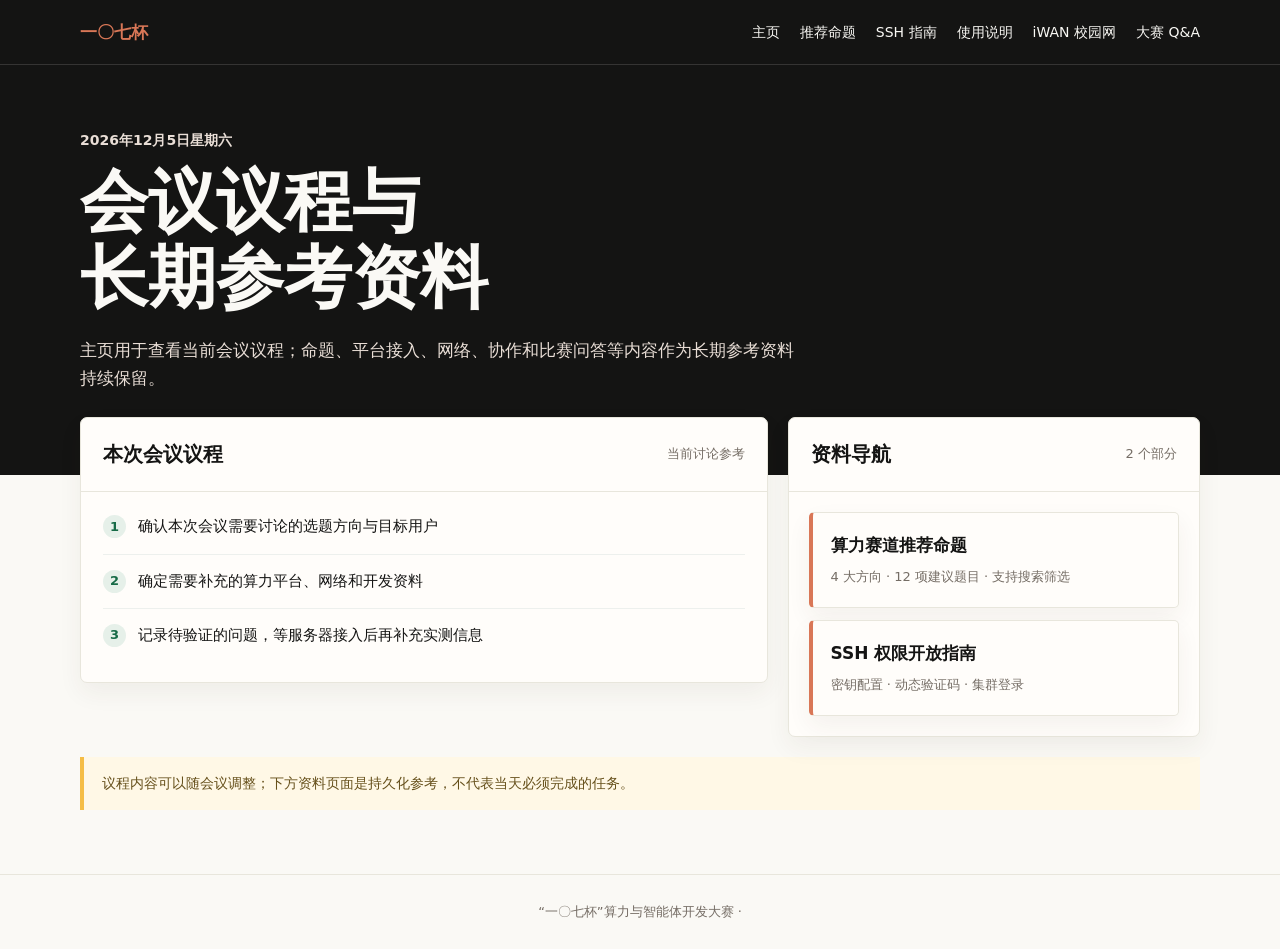
<file: index.html>
<!doctype html>
<html lang="zh-CN">
<head>
  <meta charset="utf-8">
  <meta name="viewport" content="width=device-width, initial-scale=1">
  <meta name="description" content="一〇七杯会议议程与长期参考资料">
  <title>团队主页｜一〇七杯</title>
  <style>
    :root { --ink:#15231c; --muted:#617068; --paper:#f4f6f2; --surface:#fff; --line:#d8dfd9; --green:#0d4b31; --green2:#176b47; --lime:#d8f064; --amber:#f5bd45; }
    * { box-sizing:border-box; }
    body { margin:0; background:var(--paper); color:var(--ink); font-family:"Microsoft YaHei","PingFang SC",system-ui,sans-serif; line-height:1.65; }
    button,input { font:inherit; }
    button { cursor:pointer; }
    header { background:var(--green); color:#fff; }
    nav { width:min(1120px,calc(100% - 36px)); min-height:64px; margin:auto; display:flex; align-items:center; justify-content:space-between; gap:20px; }
    .brand { font-weight:700; } .brand span { color:var(--lime); }
    .links { display:flex; gap:18px; } .links a { color:#dbe5df; text-decoration:none; font-size:14px; } .links a:hover,.links a[aria-current] { color:var(--lime); }
    .hero { background:var(--green); color:#fff; padding:62px 0 112px; }
    .hero-inner,main { width:min(1120px,calc(100% - 36px)); margin:auto; }
    .date { margin:0 0 12px; color:var(--lime); font-weight:700; font-size:14px; }
    h1 { margin:0; font-size:clamp(38px,6vw,68px); line-height:1.15; letter-spacing:0; }
    .lead { max-width:650px; margin:20px 0 0; color:#dbe5df; font-size:17px; }
    main { padding-bottom:64px; }
    .dashboard { margin-top:-58px; display:grid; grid-template-columns:minmax(0,1.25fr) minmax(300px,.75fr); gap:20px; align-items:start; }
    .panel { background:var(--surface); border:1px solid var(--line); border-radius:7px; box-shadow:0 12px 30px rgba(28,54,40,.08); }
    .panel-head { padding:20px 22px; border-bottom:1px solid var(--line); display:flex; align-items:center; justify-content:space-between; gap:15px; }
    .panel h2 { margin:0; font-size:20px; }
    .count { color:var(--muted); font-size:13px; }
    .todos { list-style:none; margin:0; padding:8px 22px 20px; }
    .todo { min-height:54px; display:grid; grid-template-columns:auto 1fr; gap:12px; align-items:center; border-top:1px solid #edf0ed; }
    .todo:first-child { border-top:0; }
    .marker { width:23px; height:23px; display:grid; place-items:center; border-radius:50%; background:#e6f0e9; color:var(--green2); font-size:13px; font-weight:700; }
    .todo-text { font-size:15px; }
    .cards { padding:20px; display:grid; gap:12px; }
    .card { display:block; padding:18px; border:1px solid var(--line); border-left:4px solid var(--green2); border-radius:5px; color:var(--ink); text-decoration:none; transition:.18s ease; }
    .card:nth-child(2) { border-left-color:var(--amber); }
    .card:hover { transform:translateY(-2px); box-shadow:0 8px 20px rgba(28,54,40,.08); }
    .card strong { display:block; margin-bottom:4px; font-size:17px; }
    .card span { color:var(--muted); font-size:13px; }
    .tip { margin-top:20px; padding:15px 18px; border-left:4px solid var(--amber); background:#fff8e6; color:#66501b; font-size:14px; }
    footer { padding:26px 18px; text-align:center; border-top:1px solid var(--line); color:var(--muted); font-size:13px; }
    @media(max-width:760px) { .dashboard{grid-template-columns:1fr;} .hero{padding:45px 0 95px;} .links{gap:11px;} .links a{font-size:13px;} }
  </style>
<link rel="stylesheet" href="styles.css"><link rel="stylesheet" href="header.css"></head>
<body>
  <header class="site-header"><nav class="site-nav" aria-label="主导航"><a class="site-brand" href="index.html">一〇七杯</a><div class="site-links"><a href="index.html">主页</a><a href="topics.html">推荐命题</a><a href="ssh.html">SSH 指南</a><a href="docs.html">使用说明</a><a href="iwan.html">iWAN 校园网</a><a href="qa.html">大赛 Q&amp;A</a></div></nav></header>
  <section class="hero"><div class="hero-inner"><p class="date" id="today"></p><h1>会议议程与<br>长期参考资料</h1><p class="lead">主页用于查看当前会议议程；命题、平台接入、网络、协作和比赛问答等内容作为长期参考资料持续保留。</p></div></section>
  <main>
    <div class="dashboard">
      <section class="panel" aria-labelledby="todo-title">
        <div class="panel-head"><h2 id="todo-title">本次会议议程</h2><span class="count">当前讨论参考</span></div>
        <ul class="todos">
          <li class="todo"><span class="marker">1</span><span class="todo-text">确认本次会议需要讨论的选题方向与目标用户</span></li>
          <li class="todo"><span class="marker">2</span><span class="todo-text">确定需要补充的算力平台、网络和开发资料</span></li>
          <li class="todo"><span class="marker">3</span><span class="todo-text">记录待验证的问题，等服务器接入后再补充实测信息</span></li>
        </ul>
      </section>
      <section class="panel" aria-labelledby="nav-title">
        <div class="panel-head"><h2 id="nav-title">资料导航</h2><span class="count">2 个部分</span></div>
        <div class="cards">
          <a class="card" href="topics.html"><strong>算力赛道推荐命题</strong><span>4 大方向 · 12 项建议题目 · 支持搜索筛选</span></a>
          <a class="card" href="ssh.html"><strong>SSH 权限开放指南</strong><span>密钥配置 · 动态验证码 · 集群登录</span></a>
        </div>
      </section>
    </div>
    <div class="tip">议程内容可以随会议调整；下方资料页面是持久化参考，不代表当天必须完成的任务。</div>
  </main>
  <footer>“一〇七杯”算力与智能体开发大赛 · </footer>
  <script>
    const today = new Intl.DateTimeFormat('zh-CN', { timeZone:'Asia/Shanghai', year:'numeric', month:'long', day:'numeric', weekday:'long' }).format(new Date());
    document.querySelector('#today').textContent = today;
  </script>
</body>
</html>
</file>
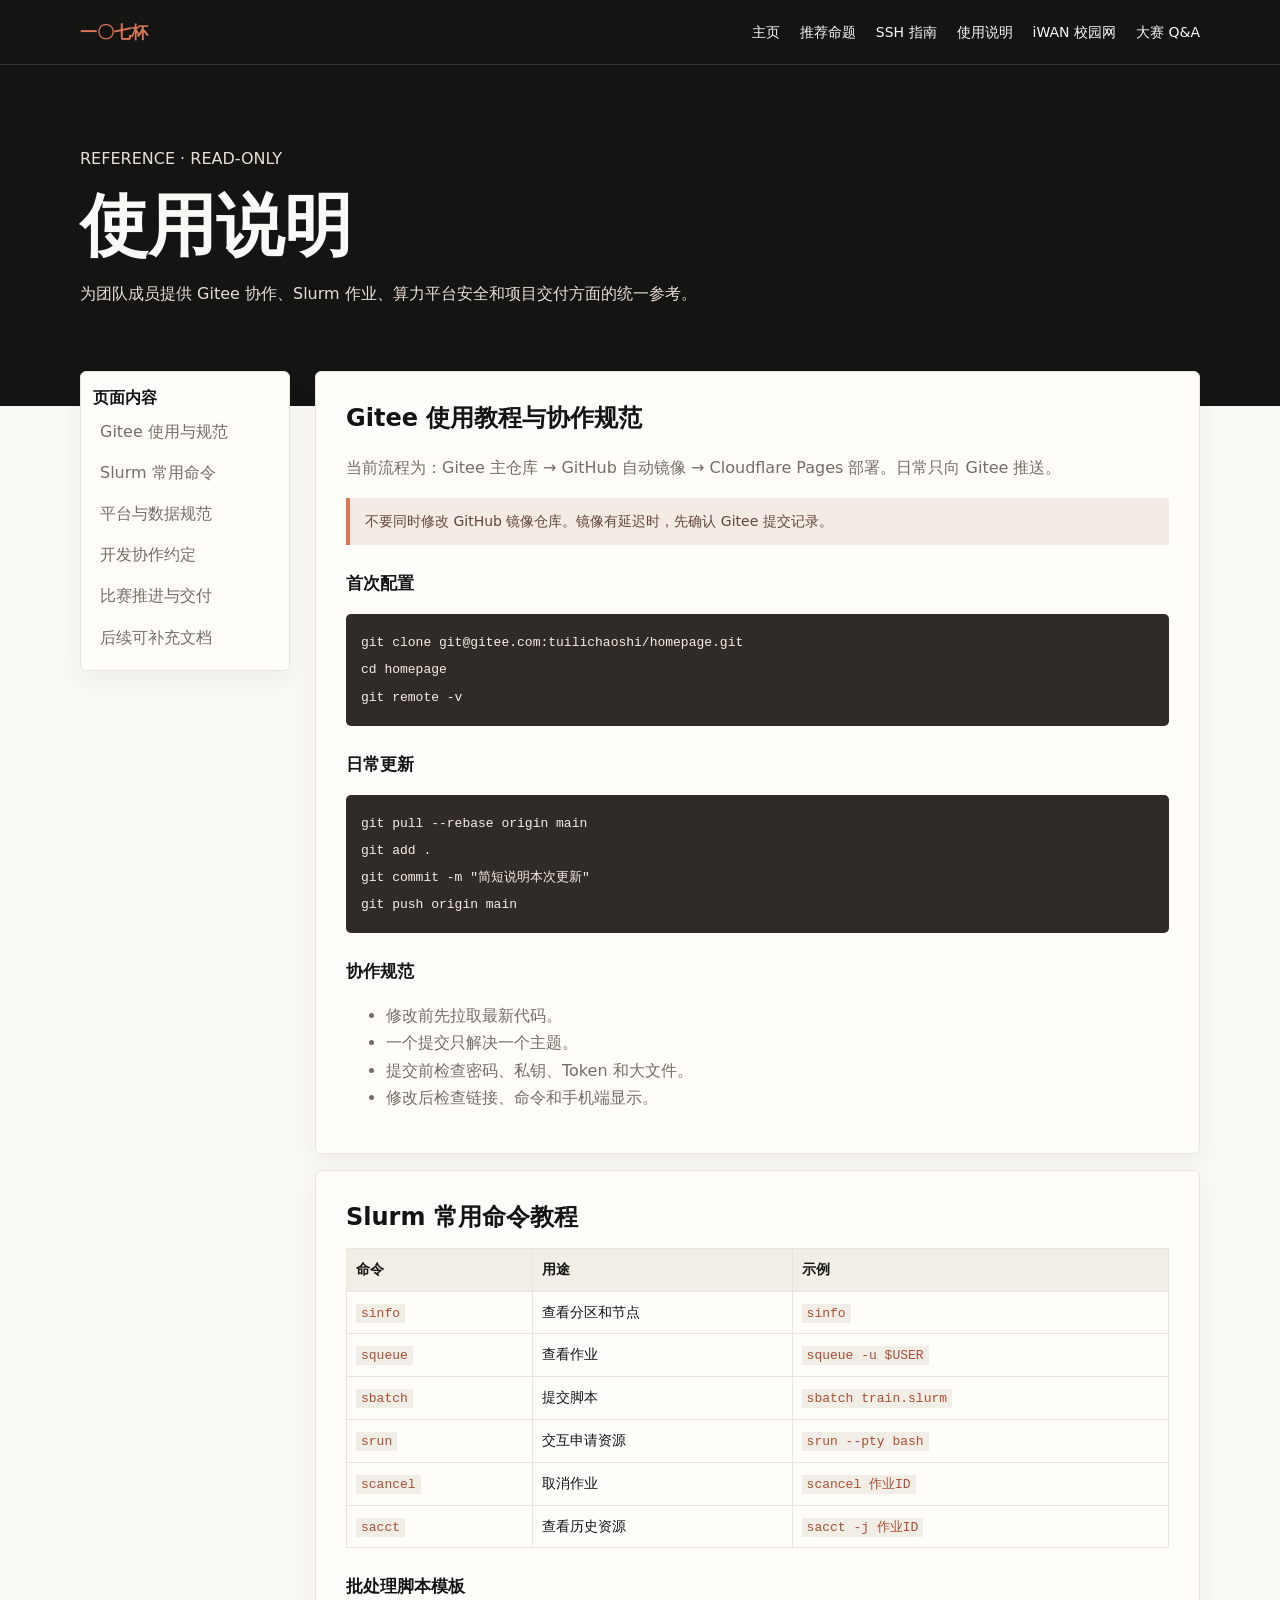
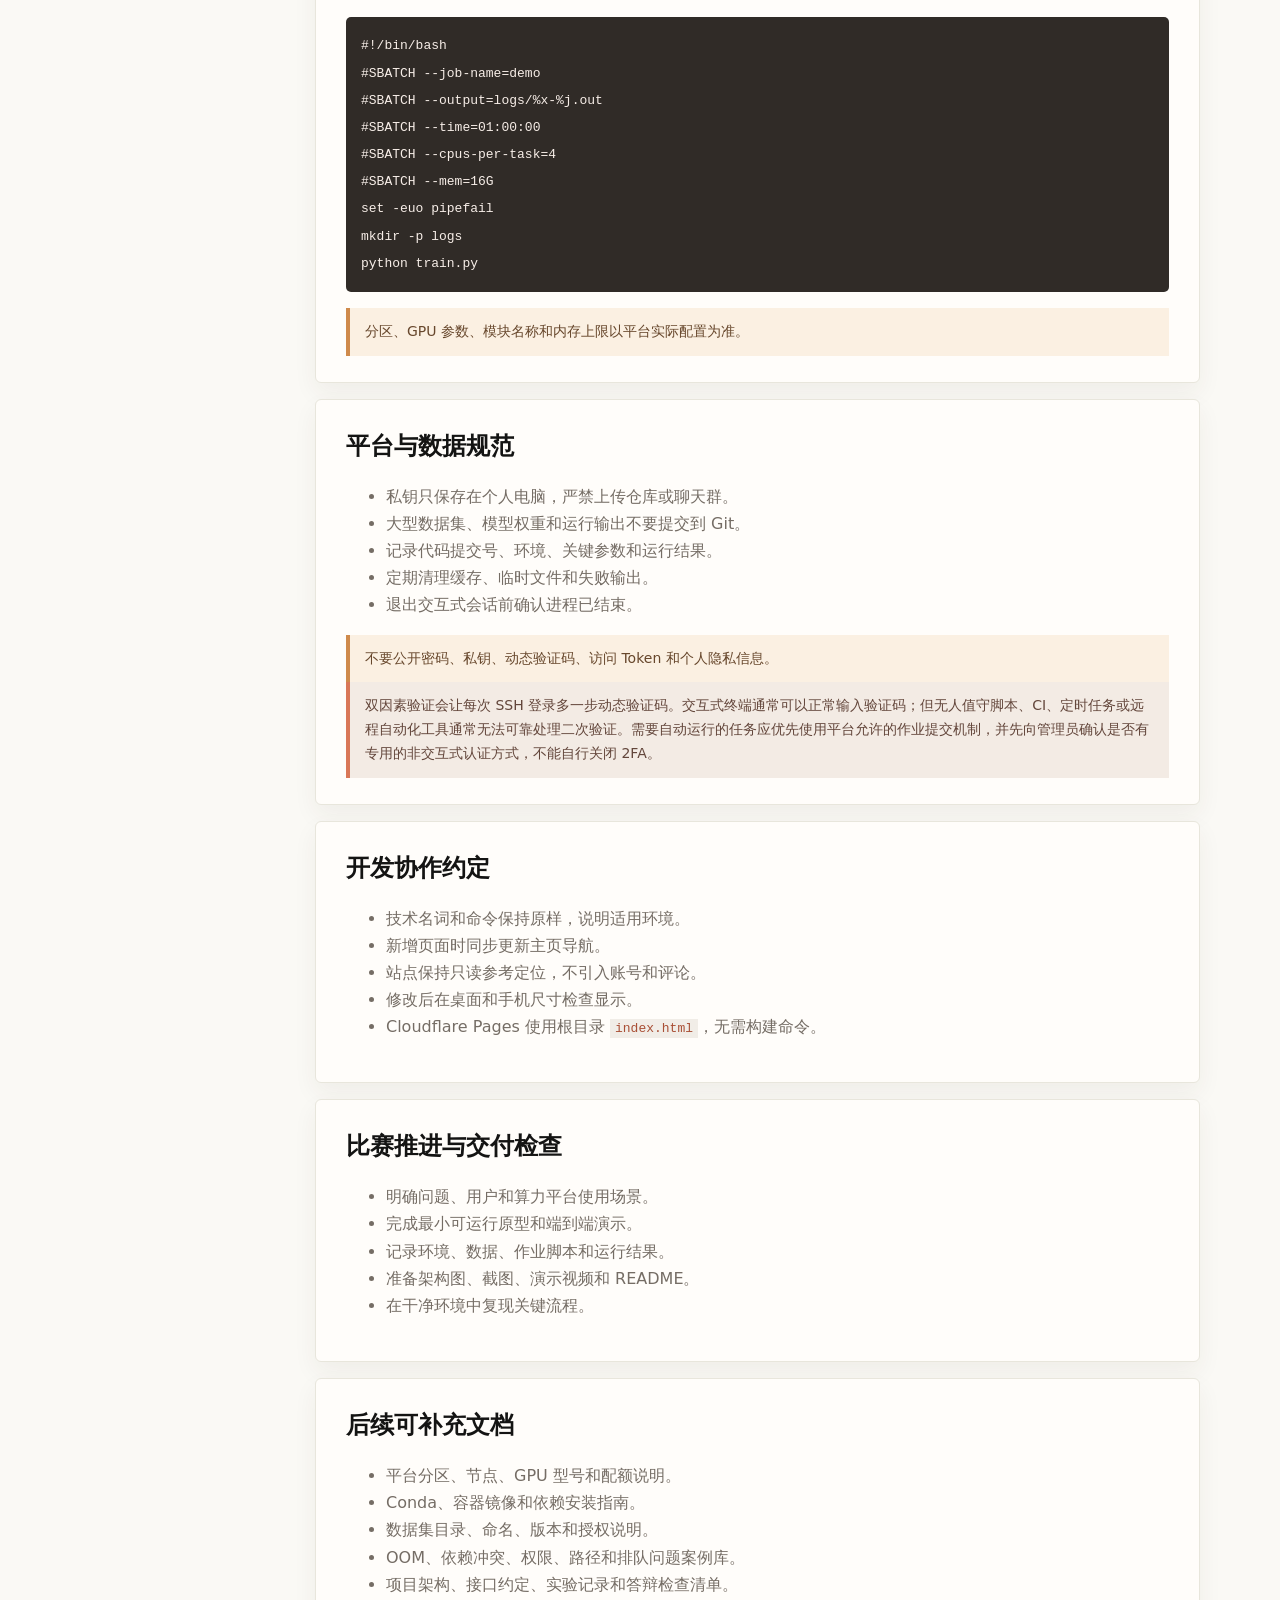
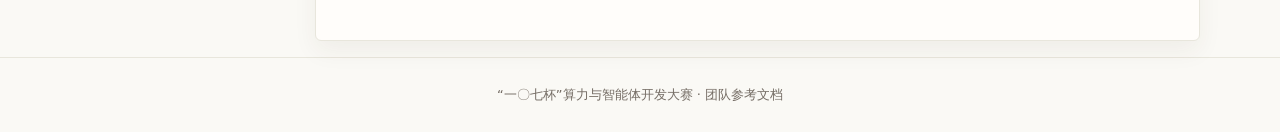
<file: docs.html>
<!doctype html>
<html lang="zh-CN"><head><meta charset="utf-8"><meta name="viewport" content="width=device-width,initial-scale=1"><title>使用文档｜一〇七杯</title><style>
:root{--g:#0d4b31;--g2:#176b47;--ink:#15231c;--muted:#617068;--paper:#f4f6f2;--line:#d8dfd9}*{box-sizing:border-box}body{margin:0;background:var(--paper);color:var(--ink);font:16px/1.7 "Microsoft YaHei","PingFang SC",sans-serif}header{background:var(--g);color:#fff}nav,main{width:min(1120px,calc(100% - 36px));margin:auto}nav{min-height:64px;display:flex;align-items:center;justify-content:space-between}.brand{font-weight:700}.brand span{color:#d8f064}.links{display:flex;gap:14px}.links a{color:#dbe5df;text-decoration:none;font-size:14px}.links a:hover,.links a[aria-current]{color:#d8f064}.hero{padding:52px 0 78px;background:var(--g);color:#fff}.hero h1{margin:0;font-size:clamp(38px,6vw,62px);line-height:1.15}.hero p{max-width:700px;color:#dbe5df}.layout{display:grid;grid-template-columns:210px 1fr;gap:25px;margin-top:-35px}.toc{height:max-content;position:sticky;top:15px;background:#fff;border:1px solid var(--line);padding:12px;border-radius:6px}.toc a{display:block;padding:7px;color:var(--muted);text-decoration:none}.toc a:hover{color:var(--g2);background:#edf4ef}.doc{background:#fff;border:1px solid var(--line);border-radius:6px;padding:26px 30px;margin-bottom:16px;scroll-margin-top:15px}.doc h2{margin:0 0 10px}.doc h3{margin:24px 0 5px;font-size:17px}.doc p,.doc li{color:var(--muted)}code{padding:2px 5px;background:#edf1ee;color:#24563e;font:13px Consolas,monospace}pre{padding:15px;background:#14251c;color:#e7f3eb;overflow:auto;border-radius:5px}pre code{padding:0;background:transparent;color:inherit}.callout{padding:12px 15px;border-left:4px solid #3478ad;background:#eef6fb;color:#355166;font-size:14px}.callout.warn{border-color:#f5bd45;background:#fff8e6;color:#64501f}table{width:100%;border-collapse:collapse;font-size:14px}th,td{padding:9px;border:1px solid var(--line);text-align:left;vertical-align:top}th{background:#edf4ef}footer{padding:26px;text-align:center;border-top:1px solid var(--line);color:var(--muted);font-size:13px}@media(max-width:760px){nav{padding:15px 0;align-items:flex-start;flex-direction:column}.links{flex-wrap:wrap}.layout{display:block;margin-top:20px}.toc{position:static;margin-bottom:16px}.doc{padding:21px 17px}}
</style><link rel="stylesheet" href="styles.css"><link rel="stylesheet" href="header.css"></head><body>
<header class="site-header"><nav class="site-nav" aria-label="主导航"><a class="site-brand" href="index.html">一〇七杯</a><div class="site-links"><a href="index.html">主页</a><a href="topics.html">推荐命题</a><a href="ssh.html">SSH 指南</a><a href="docs.html">使用说明</a><a href="iwan.html">iWAN 校园网</a><a href="qa.html">大赛 Q&amp;A</a></div></nav></header>
<section class="hero"><div><p>REFERENCE · READ-ONLY</p><h1>使用说明</h1><p>为团队成员提供 Gitee 协作、Slurm 作业、算力平台安全和项目交付方面的统一参考。</p></div></section>
<main><div class="layout"><aside class="toc"><strong>页面内容</strong><a href="#gitee">Gitee 使用与规范</a><a href="#slurm">Slurm 常用命令</a><a href="#platform">平台与数据规范</a><a href="#development">开发协作约定</a><a href="#delivery">比赛推进与交付</a><a href="#more">后续可补充文档</a></aside><div>
<article class="doc" id="gitee"><h2>Gitee 使用教程与协作规范</h2><p>当前流程为：Gitee 主仓库 → GitHub 自动镜像 → Cloudflare Pages 部署。日常只向 Gitee 推送。</p><div class="callout">不要同时修改 GitHub 镜像仓库。镜像有延迟时，先确认 Gitee 提交记录。</div><h3>首次配置</h3><pre><code>git clone git@gitee.com:tuilichaoshi/homepage.git
cd homepage
git remote -v</code></pre><h3>日常更新</h3><pre><code>git pull --rebase origin main
git add .
git commit -m "简短说明本次更新"
git push origin main</code></pre><h3>协作规范</h3><ul><li>修改前先拉取最新代码。</li><li>一个提交只解决一个主题。</li><li>提交前检查密码、私钥、Token 和大文件。</li><li>修改后检查链接、命令和手机端显示。</li></ul></article>
<article class="doc" id="slurm"><h2>Slurm 常用命令教程</h2><table><tr><th>命令</th><th>用途</th><th>示例</th></tr><tr><td><code>sinfo</code></td><td>查看分区和节点</td><td><code>sinfo</code></td></tr><tr><td><code>squeue</code></td><td>查看作业</td><td><code>squeue -u $USER</code></td></tr><tr><td><code>sbatch</code></td><td>提交脚本</td><td><code>sbatch train.slurm</code></td></tr><tr><td><code>srun</code></td><td>交互申请资源</td><td><code>srun --pty bash</code></td></tr><tr><td><code>scancel</code></td><td>取消作业</td><td><code>scancel 作业ID</code></td></tr><tr><td><code>sacct</code></td><td>查看历史资源</td><td><code>sacct -j 作业ID</code></td></tr></table><h3>批处理脚本模板</h3><pre><code>#!/bin/bash
#SBATCH --job-name=demo
#SBATCH --output=logs/%x-%j.out
#SBATCH --time=01:00:00
#SBATCH --cpus-per-task=4
#SBATCH --mem=16G
set -euo pipefail
mkdir -p logs
python train.py</code></pre><div class="callout warn">分区、GPU 参数、模块名称和内存上限以平台实际配置为准。</div></article>
<article class="doc" id="platform"><h2>平台与数据规范</h2><ul><li>私钥只保存在个人电脑，严禁上传仓库或聊天群。</li><li>大型数据集、模型权重和运行输出不要提交到 Git。</li><li>记录代码提交号、环境、关键参数和运行结果。</li><li>定期清理缓存、临时文件和失败输出。</li><li>退出交互式会话前确认进程已结束。</li></ul><div class="callout warn">不要公开密码、私钥、动态验证码、访问 Token 和个人隐私信息。</div><div class="callout">双因素验证会让每次 SSH 登录多一步动态验证码。交互式终端通常可以正常输入验证码；但无人值守脚本、CI、定时任务或远程自动化工具通常无法可靠处理二次验证。需要自动运行的任务应优先使用平台允许的作业提交机制，并先向管理员确认是否有专用的非交互式认证方式，不能自行关闭 2FA。</div></article>
<article class="doc" id="development"><h2>开发协作约定</h2><ul><li>技术名词和命令保持原样，说明适用环境。</li><li>新增页面时同步更新主页导航。</li><li>站点保持只读参考定位，不引入账号和评论。</li><li>修改后在桌面和手机尺寸检查显示。</li><li>Cloudflare Pages 使用根目录 <code>index.html</code>，无需构建命令。</li></ul></article>
<article class="doc" id="delivery"><h2>比赛推进与交付检查</h2><ul><li>明确问题、用户和算力平台使用场景。</li><li>完成最小可运行原型和端到端演示。</li><li>记录环境、数据、作业脚本和运行结果。</li><li>准备架构图、截图、演示视频和 README。</li><li>在干净环境中复现关键流程。</li></ul></article>
<article class="doc" id="more"><h2>后续可补充文档</h2><ul><li>平台分区、节点、GPU 型号和配额说明。</li><li>Conda、容器镜像和依赖安装指南。</li><li>数据集目录、命名、版本和授权说明。</li><li>OOM、依赖冲突、权限、路径和排队问题案例库。</li><li>项目架构、接口约定、实验记录和答辩检查清单。</li></ul></article>
</div></div></main><footer>“一〇七杯”算力与智能体开发大赛 · 团队参考文档</footer></body></html>
</file>
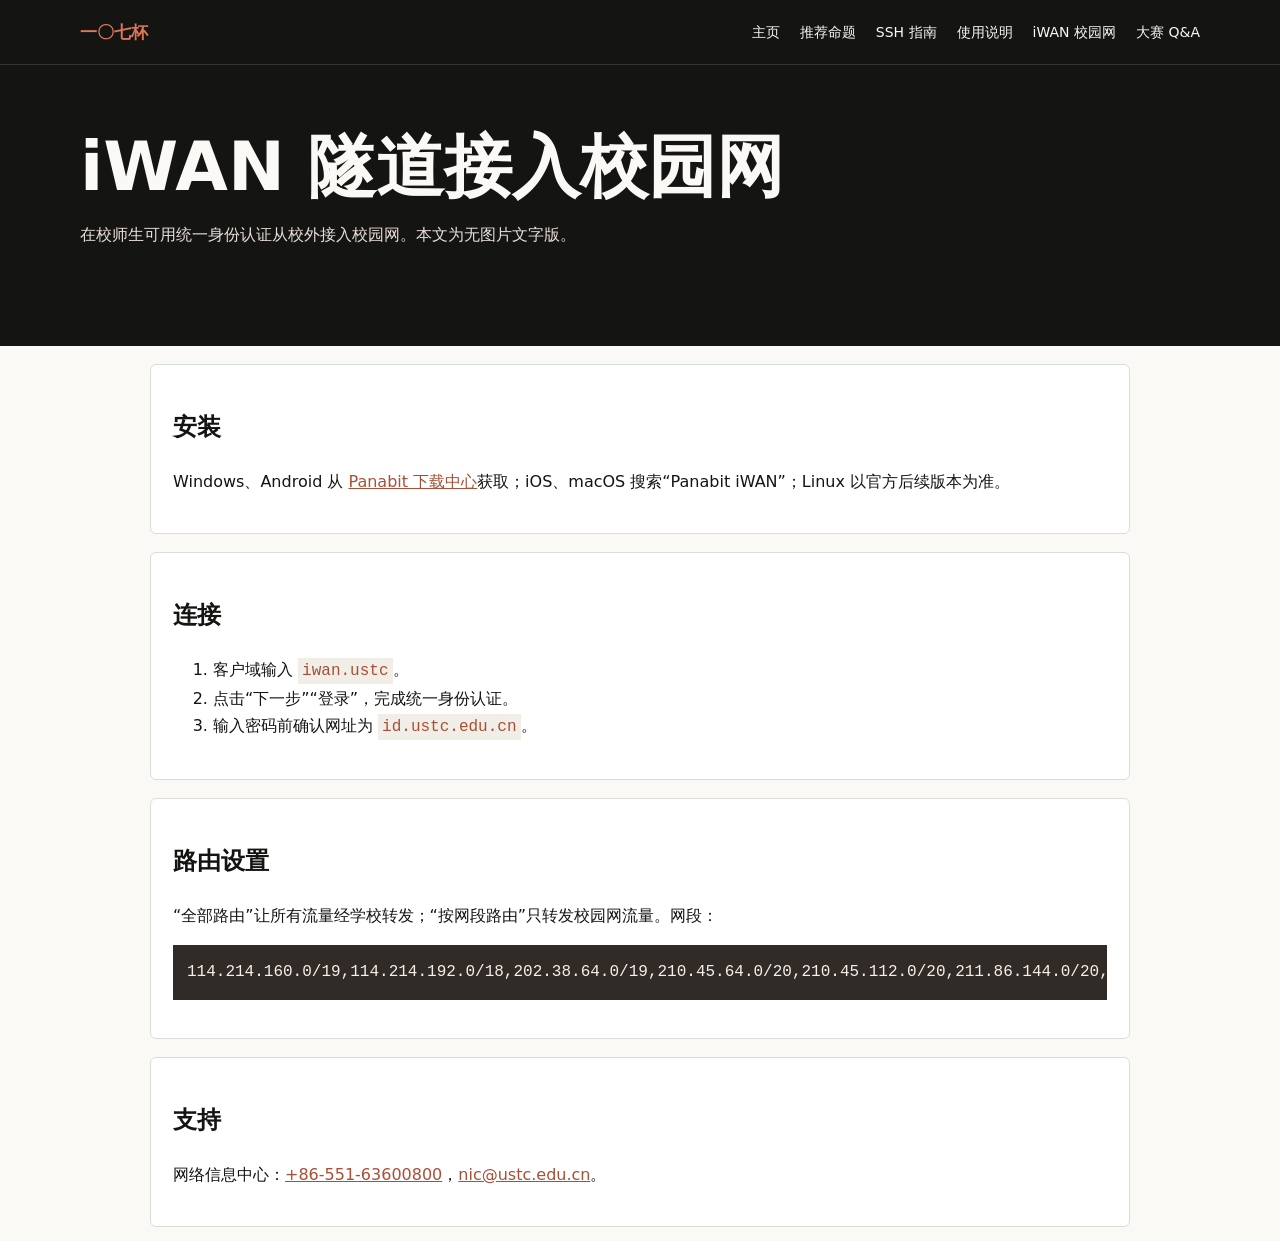
<file: iwan.html>
<!doctype html><html lang="zh-CN"><meta charset="utf-8"><meta name="viewport" content="width=device-width,initial-scale=1"><title>iWAN 校园网接入说明</title><style>body{max-width:900px;margin:auto;padding:24px;font:16px/1.7 system-ui;background:#f4f6f2;color:#15231c}article{background:#fff;padding:22px;margin:16px 0;border:1px solid #d8dfd9;border-radius:6px}a{color:#176b47}code,pre{background:#edf1ee;padding:4px}pre{padding:14px;overflow:auto}</style><link rel="stylesheet" href="styles.css"><link rel="stylesheet" href="header.css"><header class="site-header"><nav class="site-nav" aria-label="主导航"><a class="site-brand" href="index.html">一〇七杯</a><div class="site-links"><a href="index.html">主页</a><a href="topics.html">推荐命题</a><a href="ssh.html">SSH 指南</a><a href="docs.html">使用说明</a><a href="iwan.html">iWAN 校园网</a><a href="qa.html">大赛 Q&amp;A</a></div></nav></header><section class="hero"><div class="hero-inner"><h1>iWAN 隧道接入校园网</h1><p>在校师生可用统一身份认证从校外接入校园网。本文为无图片文字版。</p></div></section><article><h2>安装</h2><p>Windows、Android 从 <a href="https://download.panabit.com:9443/ecool.php">Panabit 下载中心</a>获取；iOS、macOS 搜索“Panabit iWAN”；Linux 以官方后续版本为准。</p></article><article><h2>连接</h2><ol><li>客户域输入 <code>iwan.ustc</code>。</li><li>点击“下一步”“登录”，完成统一身份认证。</li><li>输入密码前确认网址为 <code>id.ustc.edu.cn</code>。</li></ol></article><article><h2>路由设置</h2><p>“全部路由”让所有流量经学校转发；“按网段路由”只转发校园网流量。网段：</p><pre>114.214.160.0/19,114.214.192.0/18,202.38.64.0/19,210.45.64.0/20,210.45.112.0/20,211.86.144.0/20,222.195.64.0/19,210.72.22.0/24,202.141.160.0/19,218.22.21.0/27,218.104.71.160/28</pre></article><article><h2>支持</h2><p>网络信息中心：<a href="tel:+8655163600800">+86-551-63600800</a>，<a href="mailto:nic@ustc.edu.cn">nic@ustc.edu.cn</a>。</p></article></html>
</file>
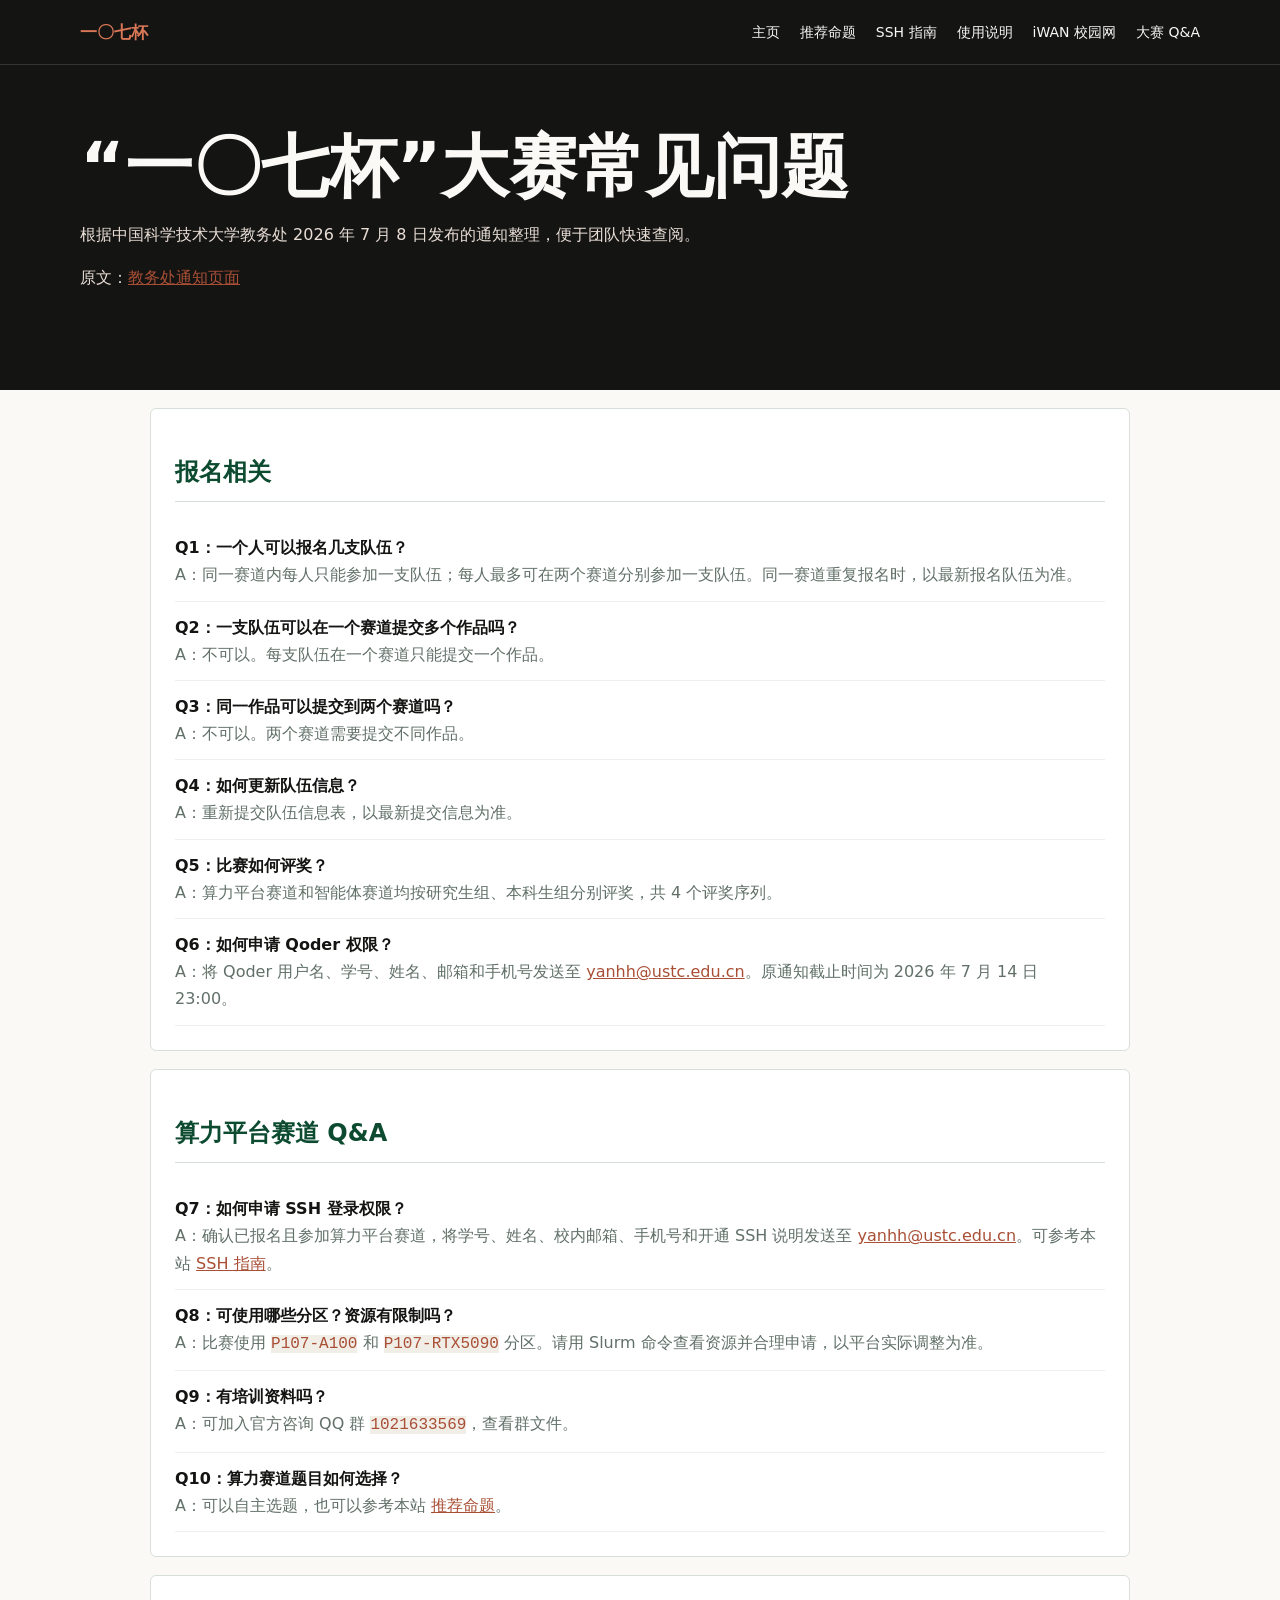
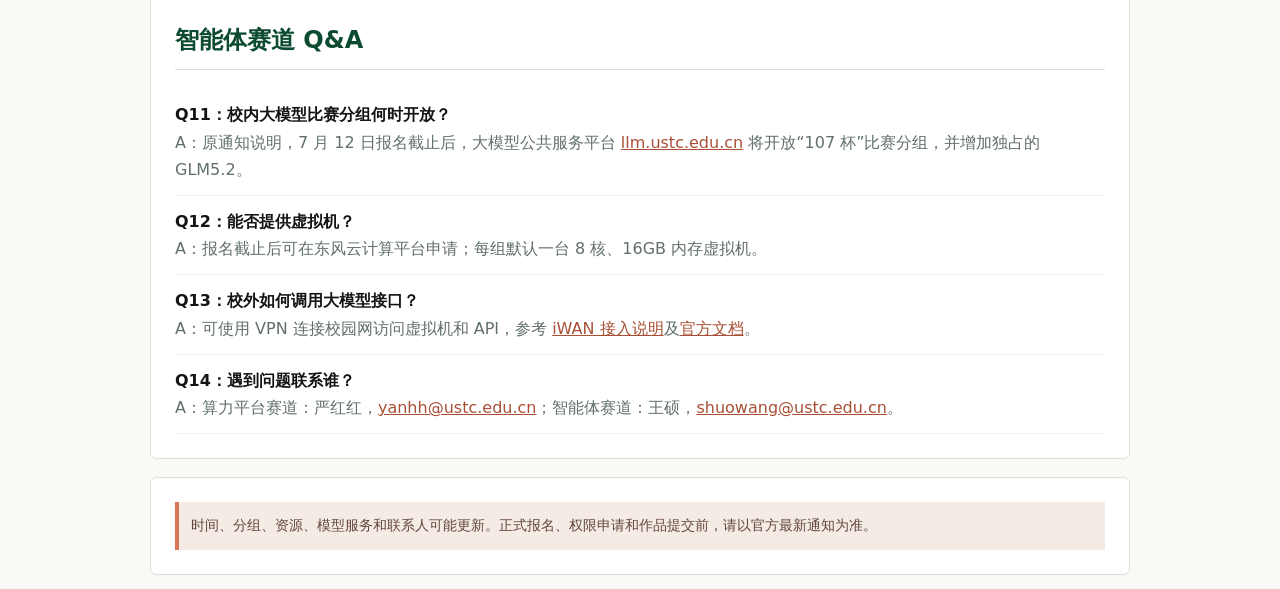
<file: qa.html>
<!doctype html><html lang="zh-CN"><meta charset="utf-8"><meta name="viewport" content="width=device-width,initial-scale=1"><title>大赛常见问题｜一〇七杯</title><style>body{max-width:980px;margin:auto;padding:24px;font:16px/1.7 system-ui;color:#15231c;background:#f4f6f2}nav{margin-bottom:30px}a{color:#176b47}.hero,article{background:#fff;padding:24px;margin:16px 0;border:1px solid #d8dfd9;border-radius:6px}.hero{background:#0d4b31;color:#fff}.hero p{color:#dbe5df}.hero h1{font-size:42px;line-height:1.2}h2{color:#0d4b31;border-bottom:1px solid #d8dfd9;padding-bottom:8px}.qa{padding:12px 0;border-bottom:1px solid #edf0ed}.q{font-weight:700}.a{color:#617068}.note{padding:12px;border-left:4px solid #f5bd45;background:#fff8e6;color:#64501f;font-size:14px}</style><link rel="stylesheet" href="styles.css"><link rel="stylesheet" href="header.css"><header class="site-header"><nav class="site-nav" aria-label="主导航"><a class="site-brand" href="index.html">一〇七杯</a><div class="site-links"><a href="index.html">主页</a><a href="topics.html">推荐命题</a><a href="ssh.html">SSH 指南</a><a href="docs.html">使用说明</a><a href="iwan.html">iWAN 校园网</a><a href="qa.html">大赛 Q&amp;A</a></div></nav></header><section class="hero"><div class="hero-inner"><h1>“一〇七杯”大赛常见问题</h1><p>根据中国科学技术大学教务处 2026 年 7 月 8 日发布的通知整理，便于团队快速查阅。</p><p>原文：<a href="https://www.teach.ustc.edu.cn/notice/notice-info/20384.html">教务处通知页面</a></p></div></section><article><h2>报名相关</h2><div class="qa"><div class="q">Q1：一个人可以报名几支队伍？</div><div class="a">A：同一赛道内每人只能参加一支队伍；每人最多可在两个赛道分别参加一支队伍。同一赛道重复报名时，以最新报名队伍为准。</div></div><div class="qa"><div class="q">Q2：一支队伍可以在一个赛道提交多个作品吗？</div><div class="a">A：不可以。每支队伍在一个赛道只能提交一个作品。</div></div><div class="qa"><div class="q">Q3：同一作品可以提交到两个赛道吗？</div><div class="a">A：不可以。两个赛道需要提交不同作品。</div></div><div class="qa"><div class="q">Q4：如何更新队伍信息？</div><div class="a">A：重新提交队伍信息表，以最新提交信息为准。</div></div><div class="qa"><div class="q">Q5：比赛如何评奖？</div><div class="a">A：算力平台赛道和智能体赛道均按研究生组、本科生组分别评奖，共 4 个评奖序列。</div></div><div class="qa"><div class="q">Q6：如何申请 Qoder 权限？</div><div class="a">A：将 Qoder 用户名、学号、姓名、邮箱和手机号发送至 <a href="mailto:yanhh@ustc.edu.cn">yanhh@ustc.edu.cn</a>。原通知截止时间为 2026 年 7 月 14 日 23:00。</div></div></article><article><h2>算力平台赛道 Q&A</h2><div class="qa"><div class="q">Q7：如何申请 SSH 登录权限？</div><div class="a">A：确认已报名且参加算力平台赛道，将学号、姓名、校内邮箱、手机号和开通 SSH 说明发送至 <a href="mailto:yanhh@ustc.edu.cn">yanhh@ustc.edu.cn</a>。可参考本站 <a href="ssh.html">SSH 指南</a>。</div></div><div class="qa"><div class="q">Q8：可使用哪些分区？资源有限制吗？</div><div class="a">A：比赛使用 <code>P107-A100</code> 和 <code>P107-RTX5090</code> 分区。请用 Slurm 命令查看资源并合理申请，以平台实际调整为准。</div></div><div class="qa"><div class="q">Q9：有培训资料吗？</div><div class="a">A：可加入官方咨询 QQ 群 <code>1021633569</code>，查看群文件。</div></div><div class="qa"><div class="q">Q10：算力赛道题目如何选择？</div><div class="a">A：可以自主选题，也可以参考本站 <a href="topics.html">推荐命题</a>。</div></div></article><article><h2>智能体赛道 Q&A</h2><div class="qa"><div class="q">Q11：校内大模型比赛分组何时开放？</div><div class="a">A：原通知说明，7 月 12 日报名截止后，大模型公共服务平台 <a href="https://llm.ustc.edu.cn">llm.ustc.edu.cn</a> 将开放“107 杯”比赛分组，并增加独占的 GLM5.2。</div></div><div class="qa"><div class="q">Q12：能否提供虚拟机？</div><div class="a">A：报名截止后可在东风云计算平台申请；每组默认一台 8 核、16GB 内存虚拟机。</div></div><div class="qa"><div class="q">Q13：校外如何调用大模型接口？</div><div class="a">A：可使用 VPN 连接校园网访问虚拟机和 API，参考 <a href="iwan.html">iWAN 接入说明</a>及<a href="https://docs.qq.com/doc/DZE1zeGtLUk5mb3pN">官方文档</a>。</div></div><div class="qa"><div class="q">Q14：遇到问题联系谁？</div><div class="a">A：算力平台赛道：严红红，<a href="mailto:yanhh@ustc.edu.cn">yanhh@ustc.edu.cn</a>；智能体赛道：王硕，<a href="mailto:shuowang@ustc.edu.cn">shuowang@ustc.edu.cn</a>。</div></div></article><article><div class="note">时间、分组、资源、模型服务和联系人可能更新。正式报名、权限申请和作品提交前，请以官方最新通知为准。</div></article></html>
</file>
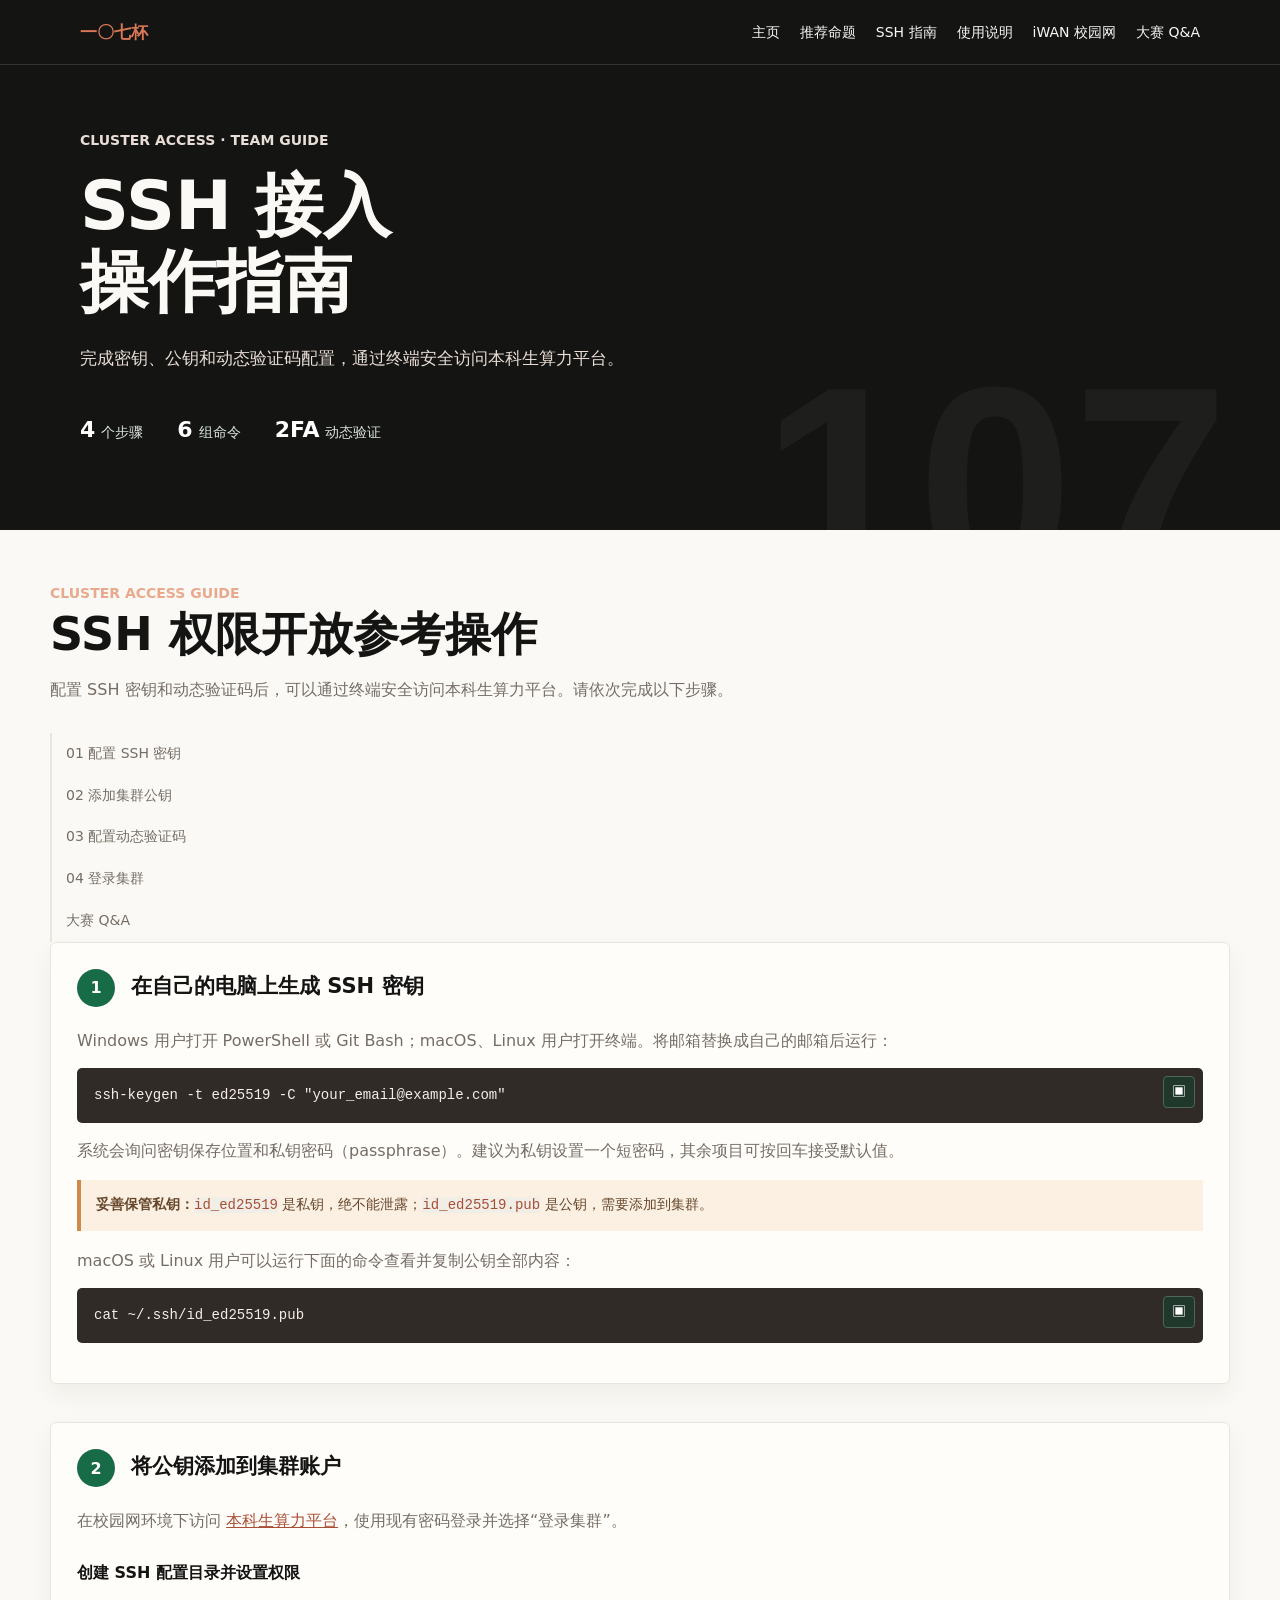
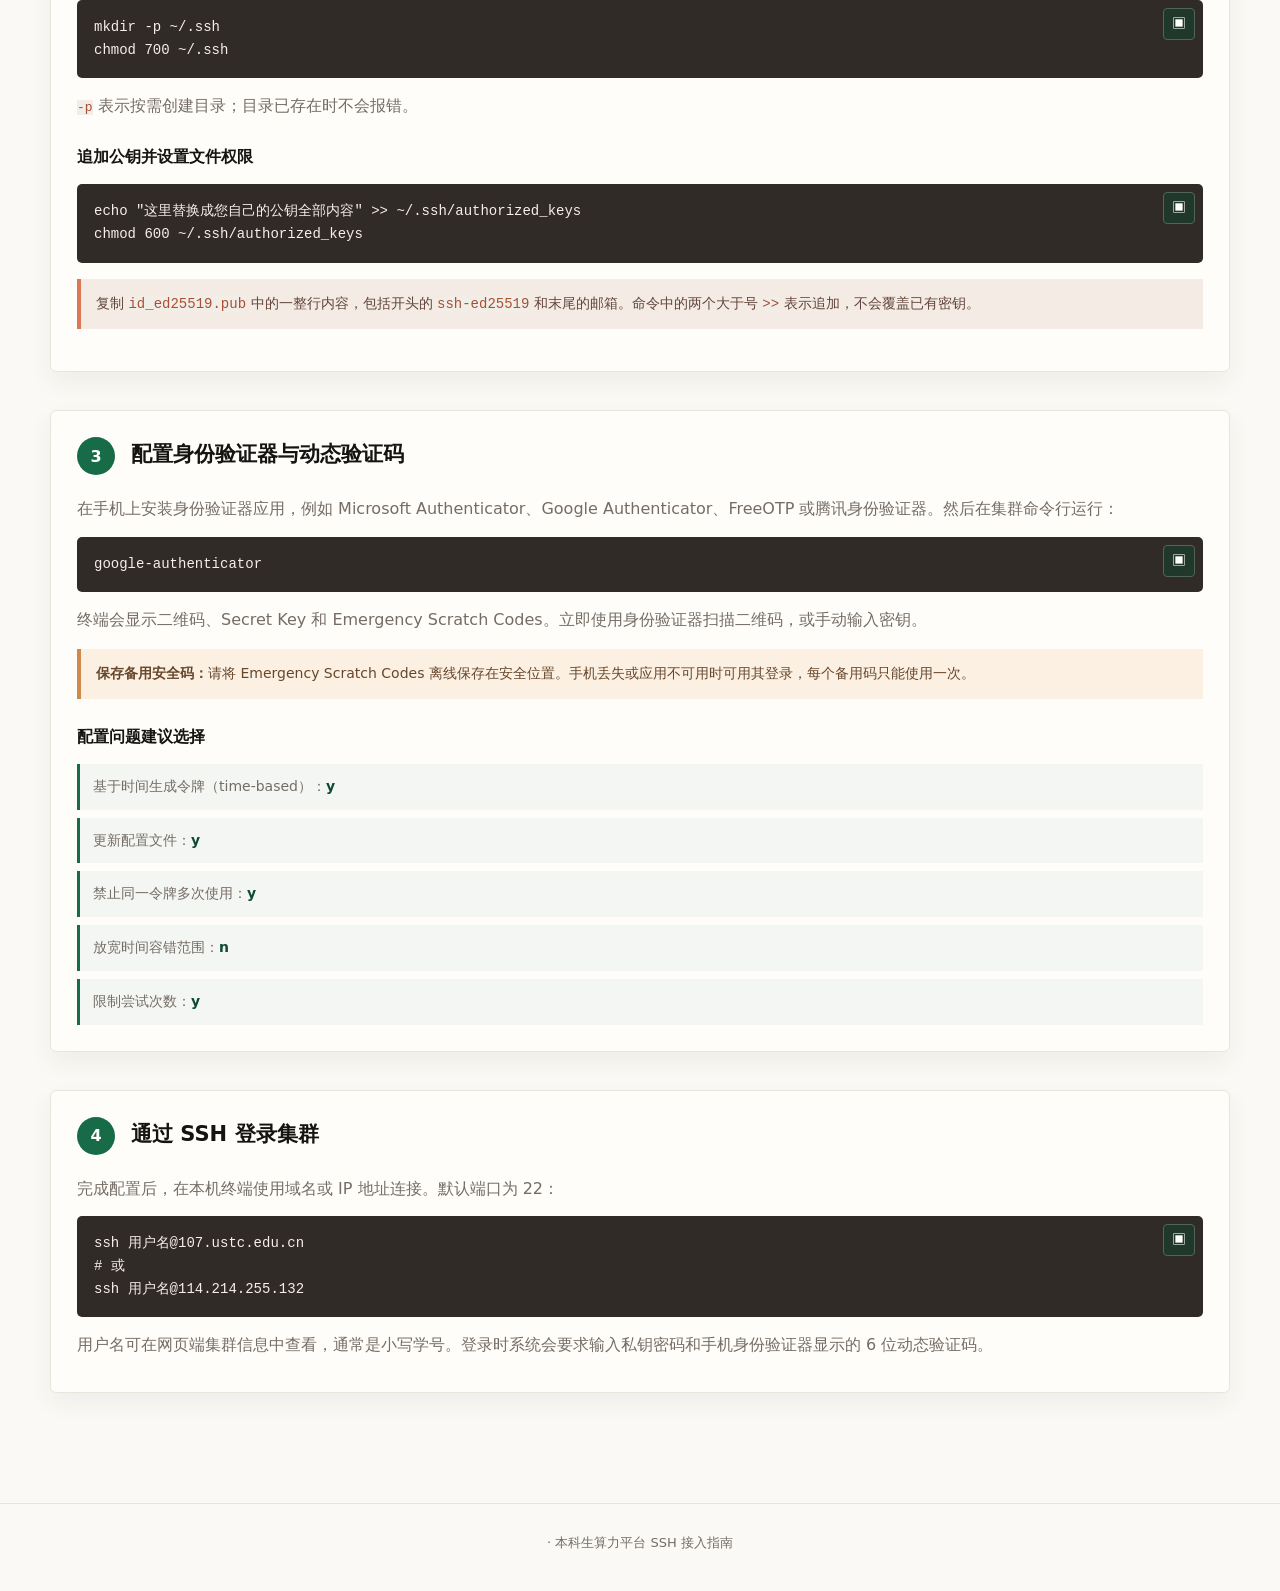
<file: ssh.html>
<!doctype html>
<html lang="zh-CN">
<head>
  <meta charset="utf-8">
  <meta name="viewport" content="width=device-width, initial-scale=1">
  <meta name="description" content="本科生算力平台 SSH 密钥与动态验证码配置指南">
  <title>SSH 接入指南｜一〇七杯</title>
  <style>
    :root {
      color-scheme: light;
      --ink: #15231c;
      --muted: #5d6a63;
      --paper: #f5f7f2;
      --surface: #ffffff;
      --line: #d9dfd9;
      --green: #176b47;
      --green-dark: #0d4b31;
      --lime: #d8f064;
      --amber: #f5bd45;
      --blue: #4285c5;
      --red: #d65a4a;
      --shadow: 0 12px 30px rgba(28, 54, 40, .08);
    }

    * { box-sizing: border-box; }

    html { scroll-behavior: smooth; }

    body {
      margin: 0;
      background: var(--paper);
      color: var(--ink);
      font-family: "Microsoft YaHei", "PingFang SC", system-ui, sans-serif;
      line-height: 1.7;
    }

    button, input { font: inherit; }

    button { cursor: pointer; }

    .topbar {
      border-bottom: 1px solid rgba(255,255,255,.2);
      background: var(--green-dark);
      color: white;
    }

    .nav {
      width: min(1180px, calc(100% - 40px));
      min-height: 64px;
      margin: 0 auto;
      display: flex;
      align-items: center;
      justify-content: space-between;
      gap: 24px;
    }

    .brand { font-size: 17px; font-weight: 700; }
    .brand span { color: var(--lime); }

    .nav-note { color: #cbd9d1; font-size: 14px; }

    .hero {
      background: var(--green-dark);
      color: white;
      padding: 70px 0 92px;
      position: relative;
      overflow: hidden;
    }

    .hero::after {
      content: "107";
      position: absolute;
      right: max(4vw, 28px);
      bottom: -95px;
      color: rgba(255,255,255,.045);
      font: 800 280px/1 Arial, sans-serif;
      letter-spacing: 0;
      pointer-events: none;
    }

    .hero-inner, main {
      width: min(1180px, calc(100% - 40px));
      margin: 0 auto;
    }

    .eyebrow {
      margin: 0 0 15px;
      color: var(--lime);
      font-size: 14px;
      font-weight: 700;
    }

    h1 {
      max-width: 780px;
      margin: 0;
      font-size: clamp(38px, 6vw, 72px);
      line-height: 1.15;
      letter-spacing: 0;
    }

    .intro {
      max-width: 700px;
      margin: 24px 0 0;
      color: #dbe5df;
      font-size: 17px;
    }

    .stats {
      display: flex;
      flex-wrap: wrap;
      gap: 12px 34px;
      margin-top: 38px;
      color: #dbe5df;
      font-size: 14px;
    }

    .stats strong { color: white; font-size: 22px; margin-right: 6px; }

    main { padding: 0 0 72px; }

    .toolbar {
      position: sticky;
      z-index: 10;
      top: 12px;
      margin: -35px 0 44px;
      padding: 14px;
      display: grid;
      grid-template-columns: minmax(220px, 1fr) auto;
      gap: 12px;
      background: rgba(255,255,255,.96);
      border: 1px solid var(--line);
      border-radius: 8px;
      box-shadow: var(--shadow);
      backdrop-filter: blur(10px);
    }

    .search-wrap { position: relative; }

    .search-wrap::before {
      content: "⌕";
      position: absolute;
      left: 15px;
      top: 7px;
      color: var(--muted);
      font-size: 22px;
    }

    #search {
      width: 100%;
      height: 44px;
      padding: 0 15px 0 43px;
      border: 1px solid var(--line);
      border-radius: 5px;
      outline: none;
      color: var(--ink);
      background: #fafbf9;
    }

    #search:focus { border-color: var(--green); box-shadow: 0 0 0 3px rgba(23,107,71,.12); }

    .filters { display: flex; gap: 7px; flex-wrap: wrap; }

    .filter {
      height: 44px;
      padding: 0 14px;
      border: 1px solid var(--line);
      border-radius: 5px;
      background: white;
      color: var(--muted);
      white-space: nowrap;
    }

    .filter:hover, .filter.active {
      border-color: var(--green);
      background: var(--green);
      color: white;
    }

    .section { margin-bottom: 48px; scroll-margin-top: 100px; }

    .section-heading {
      display: flex;
      align-items: end;
      justify-content: space-between;
      gap: 24px;
      margin-bottom: 18px;
      padding-bottom: 12px;
      border-bottom: 2px solid var(--ink);
    }

    .section-heading h2 { margin: 0; font-size: 25px; line-height: 1.3; }
    .section-heading p { margin: 0; color: var(--muted); font-size: 14px; }

    .grid {
      display: grid;
      grid-template-columns: repeat(3, minmax(0, 1fr));
      gap: 16px;
    }

    .topic {
      min-height: 245px;
      padding: 22px;
      display: flex;
      flex-direction: column;
      background: var(--surface);
      border: 1px solid var(--line);
      border-top: 4px solid var(--accent, var(--green));
      border-radius: 6px;
      transition: transform .18s ease, box-shadow .18s ease;
    }

    .topic:hover { transform: translateY(-3px); box-shadow: var(--shadow); }
    .topic.hidden, .section.hidden { display: none; }

    .topic-top { display: flex; justify-content: space-between; gap: 12px; align-items: start; }

    .number {
      color: var(--accent, var(--green));
      font: 700 13px/1 Arial, sans-serif;
    }

    .topic h3 { margin: 13px 0 12px; font-size: 18px; line-height: 1.48; }
    .topic p { margin: 0; color: var(--muted); font-size: 14px; }

    .tag {
      margin-top: auto;
      padding-top: 18px;
      color: var(--accent, var(--green));
      font-size: 12px;
      font-weight: 700;
    }

    .platform { --accent: var(--green); }
    .agent { --accent: var(--blue); }
    .science { --accent: var(--amber); }
    .innovation { --accent: var(--red); }

    #empty {
      display: none;
      padding: 72px 20px;
      text-align: center;
      color: var(--muted);
      background: white;
      border: 1px dashed var(--line);
      border-radius: 6px;
    }

    .ssh-guide {
      margin-top: 68px;
      padding-top: 52px;
      border-top: 1px solid var(--line);
      scroll-margin-top: 100px;
    }

    .guide-title { max-width: 760px; margin-bottom: 30px; }
    .guide-title .eyebrow { color: var(--green); }
    .guide-title h2 { margin: 0 0 12px; font-size: clamp(30px, 4vw, 46px); line-height: 1.25; }
    .guide-title p { margin: 0; color: var(--muted); }

    .guide-layout { display: grid; grid-template-columns: 220px minmax(0, 1fr); gap: 34px; align-items: start; }

    .guide-nav {
      position: sticky;
      top: 100px;
      display: grid;
      border-left: 2px solid var(--line);
    }

    .guide-nav a {
      padding: 9px 14px;
      color: var(--muted);
      text-decoration: none;
      font-size: 14px;
    }

    .guide-nav a:hover { color: var(--green); background: #edf4ef; }

    .step { margin-bottom: 38px; padding: 26px; background: white; border: 1px solid var(--line); border-radius: 6px; }
    .step-head { display: flex; gap: 16px; align-items: flex-start; margin-bottom: 20px; }
    .step-index { width: 38px; height: 38px; flex: 0 0 38px; display: grid; place-items: center; border-radius: 50%; background: var(--green); color: white; font-weight: 700; }
    .step h3 { margin: 2px 0 0; font-size: 21px; line-height: 1.45; }
    .step h4 { margin: 24px 0 7px; font-size: 16px; }
    .step p { margin: 8px 0; color: var(--muted); }

    pre {
      position: relative;
      margin: 14px 0;
      padding: 16px 48px 16px 17px;
      overflow-x: auto;
      border-radius: 5px;
      background: #14251c;
      color: #e7f3eb;
      font: 14px/1.65 Consolas, "Courier New", monospace;
    }

    .copy {
      position: absolute;
      top: 8px;
      right: 8px;
      width: 32px;
      height: 32px;
      border: 1px solid #506459;
      border-radius: 4px;
      background: #20382b;
      color: white;
      line-height: 1;
    }

    .copy:hover { background: var(--green); }

    .note, .warning {
      margin: 16px 0;
      padding: 13px 15px;
      border-left: 4px solid var(--blue);
      background: #eef6fb;
      color: #314b5d;
      font-size: 14px;
    }

    .warning { border-color: var(--amber); background: #fff8e6; color: #624d1d; }

    .answers { display: grid; gap: 8px; margin: 14px 0 0; padding: 0; list-style: none; }
    .answers li { padding: 11px 13px; background: #f4f6f3; border-left: 3px solid var(--green); color: var(--muted); font-size: 14px; }
    .answers strong { color: var(--green-dark); }

    footer {
      padding: 28px 20px;
      border-top: 1px solid var(--line);
      text-align: center;
      color: var(--muted);
      font-size: 13px;
    }

    .toolbar, .section[data-category], #empty { display: none !important; }
    .ssh-guide { margin-top: 0; padding-top: 0; border-top: 0; }
    main { padding-top: 52px; }
    .page-links { display: flex; gap: 18px; }
    .page-links a { color: #dbe5df; text-decoration: none; font-size: 14px; }
    .page-links a:hover, .page-links a[aria-current="page"] { color: var(--lime); }

    @media (max-width: 900px) {
      .toolbar { position: static; grid-template-columns: 1fr; }
      .grid { grid-template-columns: repeat(2, minmax(0, 1fr)); }
      .hero { padding-top: 54px; }
      .guide-layout { grid-template-columns: 1fr; }
      .guide-nav { position: static; grid-template-columns: repeat(3, 1fr); border: 1px solid var(--line); background: white; }
    }

    @media (max-width: 620px) {
      .nav { width: min(100% - 28px, 1180px); }
      .nav-note { display: none; }
      .hero-inner, main { width: min(100% - 28px, 1180px); }
      .hero { padding: 46px 0 76px; }
      h1 { font-size: 39px; }
      .intro { font-size: 15px; }
      .toolbar { margin-top: -25px; top: 0; }
      .filters { display: grid; grid-template-columns: repeat(2, 1fr); }
      .filter { padding: 0 8px; }
      .grid { grid-template-columns: 1fr; }
      .topic { min-height: 220px; }
      .section-heading { align-items: start; flex-direction: column; gap: 4px; }
      .guide-nav { grid-template-columns: 1fr; }
      .step { padding: 20px 17px; }
    }
  </style>
<link rel="stylesheet" href="styles.css"><link rel="stylesheet" href="header.css"></head>
<body>
  <header class="site-header"><nav class="site-nav" aria-label="主导航"><a class="site-brand" href="index.html">一〇七杯</a><div class="site-links"><a href="index.html">主页</a><a href="topics.html">推荐命题</a><a href="ssh.html">SSH 指南</a><a href="docs.html">使用说明</a><a href="iwan.html">iWAN 校园网</a><a href="qa.html">大赛 Q&amp;A</a></div></nav></header>

  <section class="hero">
    <div class="hero-inner">
      <p class="eyebrow">CLUSTER ACCESS · TEAM GUIDE</p>
      <h1>SSH 接入<br>操作指南</h1>
      <p class="intro">完成密钥、公钥和动态验证码配置，通过终端安全访问本科生算力平台。</p>
      <div class="stats" aria-label="命题统计">
        <span><strong>4</strong>个步骤</span>
        <span><strong>6</strong>组命令</span>
        <span><strong>2FA</strong>动态验证</span>
      </div>
    </div>
  </section>

  <main>
    <div class="toolbar" aria-label="命题筛选工具">
      <label class="search-wrap">
        <span hidden>搜索命题</span>
        <input id="search" type="search" placeholder="搜索题目、技术方向或应用场景……" autocomplete="off">
      </label>
      <div class="filters" role="group" aria-label="按类别筛选">
        <button class="filter active" data-filter="all">全部</button>
        <button class="filter" data-filter="platform">平台工具</button>
        <button class="filter" data-filter="agent">智能体开发</button>
        <button class="filter" data-filter="science">学科应用</button>
        <button class="filter" data-filter="innovation">综合创新</button>
      </div>
    </div>

    <section class="section platform" data-category="platform" id="platform">
      <div class="section-heading">
        <h2>平台工具类</h2>
        <p>降低算力平台的使用与数据管理门槛</p>
      </div>
      <div class="grid">
        <article class="topic" data-id="platform-1">
          <div class="topic-top"><span class="number">01</span></div>
          <h3>作业模板市场与一键运行工具</h3>
          <p>基于 Web 提供常见作业模板，如机器学习训练、数值计算、第一性原理计算、分子动力学模拟等，支持参数填写、脚本生成和一键提交。</p>
          <span class="tag">WEB · 模板 · 自动化</span>
        </article>
        <article class="topic" data-id="platform-2">
          <div class="topic-top"><span class="number">02</span></div>
          <h3>算力平台作业管理与可视化 Dashboard</h3>
          <p>面向学生提供作业提交、状态查看、日志显示、作业克隆、资源使用统计等功能，降低平台使用门槛。</p>
          <span class="tag">DASHBOARD · 日志 · 资源统计</span>
        </article>
        <article class="topic" data-id="platform-3">
          <div class="topic-top"><span class="number">03</span></div>
          <h3>文件管理与数据传输辅助工具</h3>
          <p>支持文件搜索、打包解压、批量上传下载、自动压缩传输等功能，提升大文件和实验数据管理效率。</p>
          <span class="tag">文件管理 · 数据传输 · 压缩</span>
        </article>
      </div>
    </section>

    <section class="section agent" data-category="agent" id="agent">
      <div class="section-heading">
        <h2>智能体开发类</h2>
        <p>让智能体参与答疑、诊断与教学辅助</p>
      </div>
      <div class="grid">
        <article class="topic" data-id="agent-1">
          <div class="topic-top"><span class="number">04</span></div>
          <h3>算力平台答疑与作业脚本生成智能体</h3>
          <p>面向初学者提供平台使用问答、Slurm 命令解释、作业脚本生成、常见报错诊断等服务。</p>
          <span class="tag">智能问答 · SLURM · 脚本生成</span>
        </article>
        <article class="topic" data-id="agent-2">
          <div class="topic-top"><span class="number">05</span></div>
          <h3>课程实验辅助与作业批改智能体</h3>
          <p>面向课程实验场景，提供实验指导、代码运行检查、日志分析、结果初步评价和批改辅助。</p>
          <span class="tag">课程实验 · 代码检查 · 智能批改</span>
        </article>
        <article class="topic" data-id="agent-3">
          <div class="topic-top"><span class="number">06</span></div>
          <h3>作业运行异常检测与优化建议智能体</h3>
          <p>自动分析作业日志和资源使用情况，识别 OOM、依赖错误、资源浪费、运行效率低等问题，并给出优化建议。</p>
          <span class="tag">异常检测 · OOM · 性能优化</span>
        </article>
      </div>
    </section>

    <section class="section science" data-category="science" id="science">
      <div class="section-heading">
        <h2>学科应用类</h2>
        <p>以算力支撑跨学科研究与教学实践</p>
      </div>
      <div class="grid">
        <article class="topic" data-id="science-1">
          <div class="topic-top"><span class="number">07</span></div>
          <h3>基于本科生算力平台的学科创新应用案例</h3>
          <p>面向物理、数学、化学、生物、医学等方向，基于平台完成研究或实践项目案例，展示平台对学科创新的支撑作用。</p>
          <span class="tag">跨学科 · 科研实践 · 应用案例</span>
        </article>
        <article class="topic" data-id="science-2">
          <div class="topic-top"><span class="number">08</span></div>
          <h3>面向科学计算的课程实验迁移与加速实践</h3>
          <p>将数值计算、分子模拟、第一性原理计算、机器学习等课程实验迁移至算力平台，形成可复用教学案例。</p>
          <span class="tag">科学计算 · 实验迁移 · 加速</span>
        </article>
        <article class="topic" data-id="science-3">
          <div class="topic-top"><span class="number">09</span></div>
          <h3>基于平台的 AI for Science 实践应用</h3>
          <p>利用平台开展材料性质预测、分子结构分析、图像识别、实验数据分析等 AI for Science 应用。</p>
          <span class="tag">AI4SCIENCE · 预测 · 数据分析</span>
        </article>
      </div>
    </section>

    <section class="section innovation" data-category="innovation" id="innovation">
      <div class="section-heading">
        <h2>综合创新类</h2>
        <p>探索统一工作流、运维预警与高可靠机制</p>
      </div>
      <div class="grid">
        <article class="topic" data-id="innovation-1">
          <div class="topic-top"><span class="number">10</span></div>
          <h3>面向“课程、科研、竞赛”的统一实验工作流</h3>
          <p>构建从环境配置、数据准备、作业提交、日志查看、结果保存到报告生成的一体化实验流程。</p>
          <span class="tag">工作流 · 一体化 · 报告生成</span>
        </article>
        <article class="topic" data-id="innovation-2">
          <div class="topic-top"><span class="number">11</span></div>
          <h3>算力平台资源使用画像与维护预警系统</h3>
          <p>分析作业排队、节点负载、GPU/CPU 利用率、异常作业、节点高温或宕机等情况，提供可视化预警和通知。</p>
          <span class="tag">资源画像 · 监控 · 可视化预警</span>
        </article>
        <article class="topic" data-id="innovation-3">
          <div class="topic-top"><span class="number">12</span></div>
          <h3>面向高可靠运行的作业增强机制</h3>
          <p>探索断点续算、作业副本热备、失败自动重试、排队时间预测、资源碎片整理等功能，提高作业运行稳定性和资源利用效率。</p>
          <span class="tag">高可靠 · 自动重试 · 资源调度</span>
        </article>
      </div>
    </section>

    <section class="ssh-guide" id="ssh-guide">
      <div class="guide-title">
        <p class="eyebrow">CLUSTER ACCESS GUIDE</p>
        <h2>SSH 权限开放参考操作</h2>
        <p>配置 SSH 密钥和动态验证码后，可以通过终端安全访问本科生算力平台。请依次完成以下步骤。</p>
      </div>

      <div class="guide-layout">
        <nav class="guide-nav" aria-label="SSH 配置步骤">
          <a href="#ssh-key">01 配置 SSH 密钥</a>
          <a href="#ssh-cluster">02 添加集群公钥</a>
          <a href="#ssh-2fa">03 配置动态验证码</a>
          <a href="#ssh-login">04 登录集群</a>
        <a href="qa.html">大赛 Q&A</a></div></nav>

        <div>
          <article class="step" id="ssh-key">
            <div class="step-head"><span class="step-index">1</span><h3>在自己的电脑上生成 SSH 密钥</h3></div>
            <p>Windows 用户打开 PowerShell 或 Git Bash；macOS、Linux 用户打开终端。将邮箱替换成自己的邮箱后运行：</p>
            <pre><code>ssh-keygen -t ed25519 -C "your_email@example.com"</code><button class="copy" type="button" title="复制命令" aria-label="复制 SSH 密钥生成命令">▣</button></pre>
            <p>系统会询问密钥保存位置和私钥密码（passphrase）。建议为私钥设置一个短密码，其余项目可按回车接受默认值。</p>
            <div class="warning"><strong>妥善保管私钥：</strong><code>id_ed25519</code> 是私钥，绝不能泄露；<code>id_ed25519.pub</code> 是公钥，需要添加到集群。</div>
            <p>macOS 或 Linux 用户可以运行下面的命令查看并复制公钥全部内容：</p>
            <pre><code>cat ~/.ssh/id_ed25519.pub</code><button class="copy" type="button" title="复制命令" aria-label="复制查看公钥命令">▣</button></pre>
          </article>

          <article class="step" id="ssh-cluster">
            <div class="step-head"><span class="step-index">2</span><h3>将公钥添加到集群账户</h3></div>
            <p>在校园网环境下访问 <a href="https://107.ustc.edu.cn" target="_blank" rel="noopener">本科生算力平台</a>，使用现有密码登录并选择“登录集群”。</p>
            <h4>创建 SSH 配置目录并设置权限</h4>
            <pre><code>mkdir -p ~/.ssh
chmod 700 ~/.ssh</code><button class="copy" type="button" title="复制命令" aria-label="复制创建 SSH 目录命令">▣</button></pre>
            <p><code>-p</code> 表示按需创建目录；目录已存在时不会报错。</p>
            <h4>追加公钥并设置文件权限</h4>
            <pre><code>echo "这里替换成您自己的公钥全部内容" &gt;&gt; ~/.ssh/authorized_keys
chmod 600 ~/.ssh/authorized_keys</code><button class="copy" type="button" title="复制命令" aria-label="复制添加公钥命令">▣</button></pre>
            <div class="note">复制 <code>id_ed25519.pub</code> 中的一整行内容，包括开头的 <code>ssh-ed25519</code> 和末尾的邮箱。命令中的两个大于号 <code>&gt;&gt;</code> 表示追加，不会覆盖已有密钥。</div>
          </article>

          <article class="step" id="ssh-2fa">
            <div class="step-head"><span class="step-index">3</span><h3>配置身份验证器与动态验证码</h3></div>
            <p>在手机上安装身份验证器应用，例如 Microsoft Authenticator、Google Authenticator、FreeOTP 或腾讯身份验证器。然后在集群命令行运行：</p>
            <pre><code>google-authenticator</code><button class="copy" type="button" title="复制命令" aria-label="复制身份验证器命令">▣</button></pre>
            <p>终端会显示二维码、Secret Key 和 Emergency Scratch Codes。立即使用身份验证器扫描二维码，或手动输入密钥。</p>
            <div class="warning"><strong>保存备用安全码：</strong>请将 Emergency Scratch Codes 离线保存在安全位置。手机丢失或应用不可用时可用其登录，每个备用码只能使用一次。</div>
            <h4>配置问题建议选择</h4>
            <ul class="answers">
              <li>基于时间生成令牌（time-based）：<strong>y</strong></li>
              <li>更新配置文件：<strong>y</strong></li>
              <li>禁止同一令牌多次使用：<strong>y</strong></li>
              <li>放宽时间容错范围：<strong>n</strong></li>
              <li>限制尝试次数：<strong>y</strong></li>
            </ul>
          </article>

          <article class="step" id="ssh-login">
            <div class="step-head"><span class="step-index">4</span><h3>通过 SSH 登录集群</h3></div>
            <p>完成配置后，在本机终端使用域名或 IP 地址连接。默认端口为 22：</p>
            <pre><code>ssh 用户名@107.ustc.edu.cn
# 或
ssh 用户名@114.214.255.132</code><button class="copy" type="button" title="复制命令" aria-label="复制 SSH 登录命令">▣</button></pre>
            <p>用户名可在网页端集群信息中查看，通常是小写学号。登录时系统会要求输入私钥密码和手机身份验证器显示的 6 位动态验证码。</p>
          </article>
        </div>
      </div>
    </section>

    <div id="empty">没有找到符合条件的命题，请尝试其他关键词或分类。</div>
  </main>

  <footer> · 本科生算力平台 SSH 接入指南</footer>

  <script>
    const topics = [...document.querySelectorAll('.topic')];
    const sections = [...document.querySelectorAll('.section')];
    const filters = [...document.querySelectorAll('.filter')];
    const search = document.querySelector('#search');
    const empty = document.querySelector('#empty');
    let activeFilter = 'all';

    function applyFilters() {
      const query = search.value.trim().toLocaleLowerCase('zh-CN');
      let visibleCount = 0;

      topics.forEach(topic => {
        const category = topic.closest('.section').dataset.category;
        const categoryMatch = activeFilter === 'all' || category === activeFilter;
        const textMatch = !query || topic.textContent.toLocaleLowerCase('zh-CN').includes(query);
        const visible = categoryMatch && textMatch;
        topic.classList.toggle('hidden', !visible);
        if (visible) visibleCount += 1;
      });

      sections.forEach(section => {
        section.classList.toggle('hidden', !section.querySelector('.topic:not(.hidden)'));
      });
      empty.style.display = visibleCount ? 'none' : 'block';
    }

    filters.forEach(button => {
      button.addEventListener('click', () => {
        activeFilter = button.dataset.filter;
        filters.forEach(item => item.classList.toggle('active', item === button));
        applyFilters();
      });
    });

    search.addEventListener('input', applyFilters);
    document.querySelectorAll('.copy').forEach(button => {
      button.addEventListener('click', async () => {
        const code = button.parentElement.querySelector('code').textContent;
        try {
          await navigator.clipboard.writeText(code);
          const original = button.textContent;
          button.textContent = '✓';
          setTimeout(() => { button.textContent = original; }, 1200);
        } catch {
          button.title = '复制失败，请手动选择命令';
        }
      });
    });
    applyFilters();
  </script>
</body>
</html>
</file>
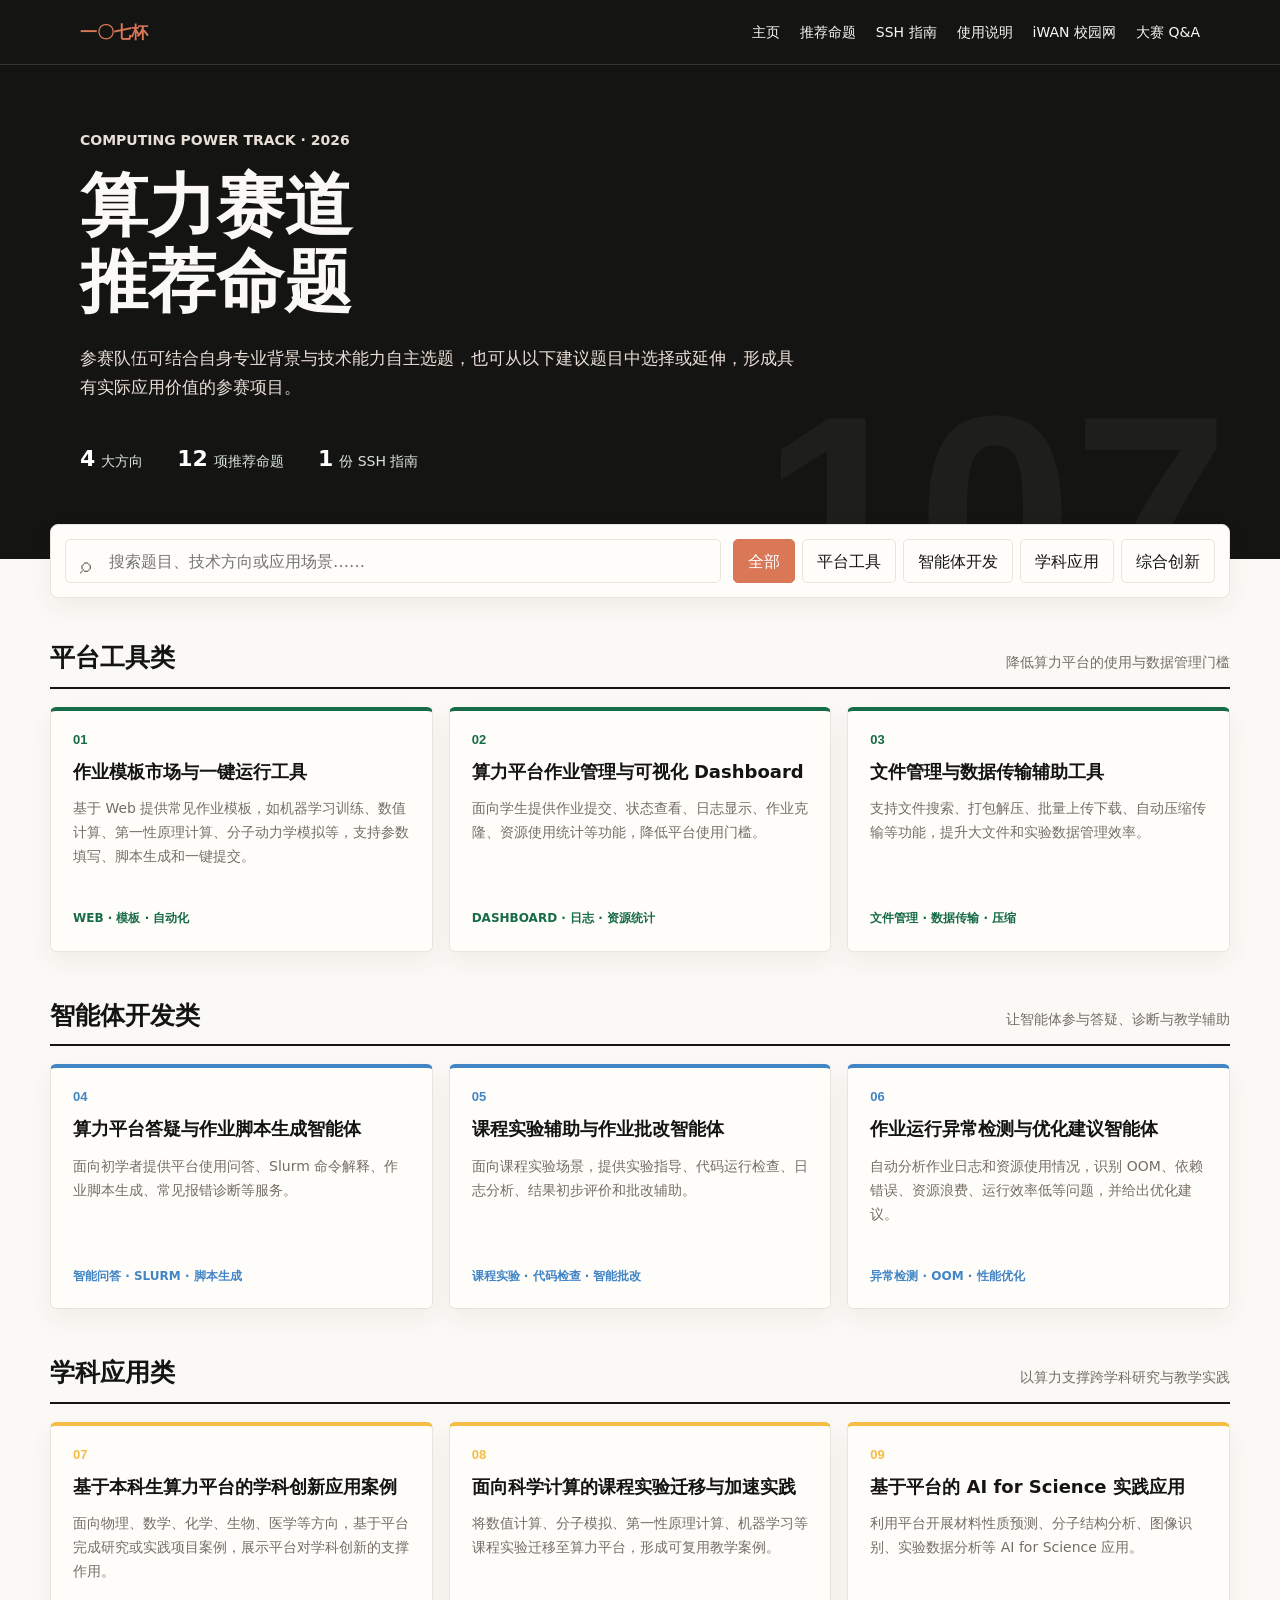
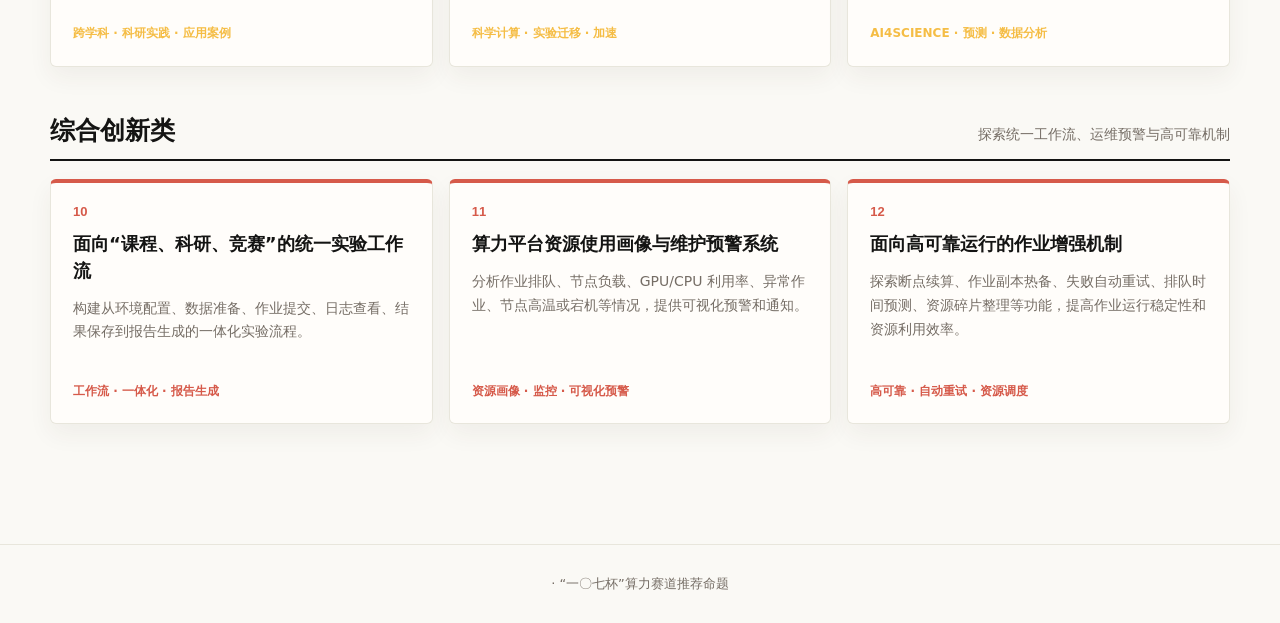
<file: topics.html>
<!doctype html>
<html lang="zh-CN">
<head>
  <meta charset="utf-8">
  <meta name="viewport" content="width=device-width, initial-scale=1">
  <meta name="description" content="“一〇七杯”算力与智能体开发大赛算力赛道推荐命题一览">
  <title>推荐命题｜一〇七杯</title>
  <style>
    :root {
      color-scheme: light;
      --ink: #15231c;
      --muted: #5d6a63;
      --paper: #f5f7f2;
      --surface: #ffffff;
      --line: #d9dfd9;
      --green: #176b47;
      --green-dark: #0d4b31;
      --lime: #d8f064;
      --amber: #f5bd45;
      --blue: #4285c5;
      --red: #d65a4a;
      --shadow: 0 12px 30px rgba(28, 54, 40, .08);
    }

    * { box-sizing: border-box; }

    html { scroll-behavior: smooth; }

    body {
      margin: 0;
      background: var(--paper);
      color: var(--ink);
      font-family: "Microsoft YaHei", "PingFang SC", system-ui, sans-serif;
      line-height: 1.7;
    }

    button, input { font: inherit; }

    button { cursor: pointer; }

    .topbar {
      border-bottom: 1px solid rgba(255,255,255,.2);
      background: var(--green-dark);
      color: white;
    }

    .nav {
      width: min(1180px, calc(100% - 40px));
      min-height: 64px;
      margin: 0 auto;
      display: flex;
      align-items: center;
      justify-content: space-between;
      gap: 24px;
    }

    .brand { font-size: 17px; font-weight: 700; }
    .brand span { color: var(--lime); }

    .nav-note { color: #cbd9d1; font-size: 14px; }

    .hero {
      background: var(--green-dark);
      color: white;
      padding: 70px 0 92px;
      position: relative;
      overflow: hidden;
    }

    .hero::after {
      content: "107";
      position: absolute;
      right: max(4vw, 28px);
      bottom: -95px;
      color: rgba(255,255,255,.045);
      font: 800 280px/1 Arial, sans-serif;
      letter-spacing: 0;
      pointer-events: none;
    }

    .hero-inner, main {
      width: min(1180px, calc(100% - 40px));
      margin: 0 auto;
    }

    .eyebrow {
      margin: 0 0 15px;
      color: var(--lime);
      font-size: 14px;
      font-weight: 700;
    }

    h1 {
      max-width: 780px;
      margin: 0;
      font-size: clamp(38px, 6vw, 72px);
      line-height: 1.15;
      letter-spacing: 0;
    }

    .intro {
      max-width: 700px;
      margin: 24px 0 0;
      color: #dbe5df;
      font-size: 17px;
    }

    .stats {
      display: flex;
      flex-wrap: wrap;
      gap: 12px 34px;
      margin-top: 38px;
      color: #dbe5df;
      font-size: 14px;
    }

    .stats strong { color: white; font-size: 22px; margin-right: 6px; }

    main { padding: 0 0 72px; }

    .toolbar {
      position: sticky;
      z-index: 10;
      top: 12px;
      margin: -35px 0 44px;
      padding: 14px;
      display: grid;
      grid-template-columns: minmax(220px, 1fr) auto;
      gap: 12px;
      background: rgba(255,255,255,.96);
      border: 1px solid var(--line);
      border-radius: 8px;
      box-shadow: var(--shadow);
      backdrop-filter: blur(10px);
    }

    .search-wrap { position: relative; }

    .search-wrap::before {
      content: "⌕";
      position: absolute;
      left: 15px;
      top: 7px;
      color: var(--muted);
      font-size: 22px;
    }

    #search {
      width: 100%;
      height: 44px;
      padding: 0 15px 0 43px;
      border: 1px solid var(--line);
      border-radius: 5px;
      outline: none;
      color: var(--ink);
      background: #fafbf9;
    }

    #search:focus { border-color: var(--green); box-shadow: 0 0 0 3px rgba(23,107,71,.12); }

    .filters { display: flex; gap: 7px; flex-wrap: wrap; }

    .filter {
      height: 44px;
      padding: 0 14px;
      border: 1px solid var(--line);
      border-radius: 5px;
      background: white;
      color: var(--muted);
      white-space: nowrap;
    }

    .filter:hover, .filter.active {
      border-color: var(--green);
      background: var(--green);
      color: white;
    }

    .section { margin-bottom: 48px; scroll-margin-top: 100px; }

    .section-heading {
      display: flex;
      align-items: end;
      justify-content: space-between;
      gap: 24px;
      margin-bottom: 18px;
      padding-bottom: 12px;
      border-bottom: 2px solid var(--ink);
    }

    .section-heading h2 { margin: 0; font-size: 25px; line-height: 1.3; }
    .section-heading p { margin: 0; color: var(--muted); font-size: 14px; }

    .grid {
      display: grid;
      grid-template-columns: repeat(3, minmax(0, 1fr));
      gap: 16px;
    }

    .topic {
      min-height: 245px;
      padding: 22px;
      display: flex;
      flex-direction: column;
      background: var(--surface);
      border: 1px solid var(--line);
      border-top: 4px solid var(--accent, var(--green));
      border-radius: 6px;
      transition: transform .18s ease, box-shadow .18s ease;
    }

    .topic:hover { transform: translateY(-3px); box-shadow: var(--shadow); }
    .topic.hidden, .section.hidden { display: none; }

    .topic-top { display: flex; justify-content: space-between; gap: 12px; align-items: start; }

    .number {
      color: var(--accent, var(--green));
      font: 700 13px/1 Arial, sans-serif;
    }

    .topic h3 { margin: 13px 0 12px; font-size: 18px; line-height: 1.48; }
    .topic p { margin: 0; color: var(--muted); font-size: 14px; }

    .tag {
      margin-top: auto;
      padding-top: 18px;
      color: var(--accent, var(--green));
      font-size: 12px;
      font-weight: 700;
    }

    .platform { --accent: var(--green); }
    .agent { --accent: var(--blue); }
    .science { --accent: var(--amber); }
    .innovation { --accent: var(--red); }

    #empty {
      display: none;
      padding: 72px 20px;
      text-align: center;
      color: var(--muted);
      background: white;
      border: 1px dashed var(--line);
      border-radius: 6px;
    }

    .ssh-guide {
      margin-top: 68px;
      padding-top: 52px;
      border-top: 1px solid var(--line);
      scroll-margin-top: 100px;
    }

    .guide-title { max-width: 760px; margin-bottom: 30px; }
    .guide-title .eyebrow { color: var(--green); }
    .guide-title h2 { margin: 0 0 12px; font-size: clamp(30px, 4vw, 46px); line-height: 1.25; }
    .guide-title p { margin: 0; color: var(--muted); }

    .guide-layout { display: grid; grid-template-columns: 220px minmax(0, 1fr); gap: 34px; align-items: start; }

    .guide-nav {
      position: sticky;
      top: 100px;
      display: grid;
      border-left: 2px solid var(--line);
    }

    .guide-nav a {
      padding: 9px 14px;
      color: var(--muted);
      text-decoration: none;
      font-size: 14px;
    }

    .guide-nav a:hover { color: var(--green); background: #edf4ef; }

    .step { margin-bottom: 38px; padding: 26px; background: white; border: 1px solid var(--line); border-radius: 6px; }
    .step-head { display: flex; gap: 16px; align-items: flex-start; margin-bottom: 20px; }
    .step-index { width: 38px; height: 38px; flex: 0 0 38px; display: grid; place-items: center; border-radius: 50%; background: var(--green); color: white; font-weight: 700; }
    .step h3 { margin: 2px 0 0; font-size: 21px; line-height: 1.45; }
    .step h4 { margin: 24px 0 7px; font-size: 16px; }
    .step p { margin: 8px 0; color: var(--muted); }

    pre {
      position: relative;
      margin: 14px 0;
      padding: 16px 48px 16px 17px;
      overflow-x: auto;
      border-radius: 5px;
      background: #14251c;
      color: #e7f3eb;
      font: 14px/1.65 Consolas, "Courier New", monospace;
    }

    .copy {
      position: absolute;
      top: 8px;
      right: 8px;
      width: 32px;
      height: 32px;
      border: 1px solid #506459;
      border-radius: 4px;
      background: #20382b;
      color: white;
      line-height: 1;
    }

    .copy:hover { background: var(--green); }

    .note, .warning {
      margin: 16px 0;
      padding: 13px 15px;
      border-left: 4px solid var(--blue);
      background: #eef6fb;
      color: #314b5d;
      font-size: 14px;
    }

    .warning { border-color: var(--amber); background: #fff8e6; color: #624d1d; }

    .answers { display: grid; gap: 8px; margin: 14px 0 0; padding: 0; list-style: none; }
    .answers li { padding: 11px 13px; background: #f4f6f3; border-left: 3px solid var(--green); color: var(--muted); font-size: 14px; }
    .answers strong { color: var(--green-dark); }

    footer {
      padding: 28px 20px;
      border-top: 1px solid var(--line);
      text-align: center;
      color: var(--muted);
      font-size: 13px;
    }

    .ssh-guide { display: none; }

    .page-links { display: flex; gap: 18px; }
    .page-links a { color: #dbe5df; text-decoration: none; font-size: 14px; }
    .page-links a:hover, .page-links a[aria-current="page"] { color: var(--lime); }

    @media (max-width: 900px) {
      .toolbar { position: static; grid-template-columns: 1fr; }
      .grid { grid-template-columns: repeat(2, minmax(0, 1fr)); }
      .hero { padding-top: 54px; }
      .guide-layout { grid-template-columns: 1fr; }
      .guide-nav { position: static; grid-template-columns: repeat(3, 1fr); border: 1px solid var(--line); background: white; }
    }

    @media (max-width: 620px) {
      .nav { width: min(100% - 28px, 1180px); }
      .nav-note { display: none; }
      .hero-inner, main { width: min(100% - 28px, 1180px); }
      .hero { padding: 46px 0 76px; }
      h1 { font-size: 39px; }
      .intro { font-size: 15px; }
      .toolbar { margin-top: -25px; top: 0; }
      .filters { display: grid; grid-template-columns: repeat(2, 1fr); }
      .filter { padding: 0 8px; }
      .grid { grid-template-columns: 1fr; }
      .topic { min-height: 220px; }
      .section-heading { align-items: start; flex-direction: column; gap: 4px; }
      .guide-nav { grid-template-columns: 1fr; }
      .step { padding: 20px 17px; }
    }
  </style>
<link rel="stylesheet" href="styles.css"><link rel="stylesheet" href="header.css"></head>
<body>
  <header class="site-header"><nav class="site-nav" aria-label="主导航"><a class="site-brand" href="index.html">一〇七杯</a><div class="site-links"><a href="index.html">主页</a><a href="topics.html">推荐命题</a><a href="ssh.html">SSH 指南</a><a href="docs.html">使用说明</a><a href="iwan.html">iWAN 校园网</a><a href="qa.html">大赛 Q&amp;A</a></div></nav></header>

  <section class="hero">
    <div class="hero-inner">
      <p class="eyebrow">COMPUTING POWER TRACK · 2026</p>
      <h1>算力赛道<br>推荐命题</h1>
      <p class="intro">参赛队伍可结合自身专业背景与技术能力自主选题，也可从以下建议题目中选择或延伸，形成具有实际应用价值的参赛项目。</p>
      <div class="stats" aria-label="命题统计">
        <span><strong>4</strong>大方向</span>
        <span><strong>12</strong>项推荐命题</span>
        <span><strong>1</strong>份 SSH 指南</span>
      </div>
    </div>
  </section>

  <main>
    <div class="toolbar" aria-label="命题筛选工具">
      <label class="search-wrap">
        <span hidden>搜索命题</span>
        <input id="search" type="search" placeholder="搜索题目、技术方向或应用场景……" autocomplete="off">
      </label>
      <div class="filters" role="group" aria-label="按类别筛选">
        <button class="filter active" data-filter="all">全部</button>
        <button class="filter" data-filter="platform">平台工具</button>
        <button class="filter" data-filter="agent">智能体开发</button>
        <button class="filter" data-filter="science">学科应用</button>
        <button class="filter" data-filter="innovation">综合创新</button>
      </div>
    </div>

    <section class="section platform" data-category="platform" id="platform">
      <div class="section-heading">
        <h2>平台工具类</h2>
        <p>降低算力平台的使用与数据管理门槛</p>
      </div>
      <div class="grid">
        <article class="topic" data-id="platform-1">
          <div class="topic-top"><span class="number">01</span></div>
          <h3>作业模板市场与一键运行工具</h3>
          <p>基于 Web 提供常见作业模板，如机器学习训练、数值计算、第一性原理计算、分子动力学模拟等，支持参数填写、脚本生成和一键提交。</p>
          <span class="tag">WEB · 模板 · 自动化</span>
        </article>
        <article class="topic" data-id="platform-2">
          <div class="topic-top"><span class="number">02</span></div>
          <h3>算力平台作业管理与可视化 Dashboard</h3>
          <p>面向学生提供作业提交、状态查看、日志显示、作业克隆、资源使用统计等功能，降低平台使用门槛。</p>
          <span class="tag">DASHBOARD · 日志 · 资源统计</span>
        </article>
        <article class="topic" data-id="platform-3">
          <div class="topic-top"><span class="number">03</span></div>
          <h3>文件管理与数据传输辅助工具</h3>
          <p>支持文件搜索、打包解压、批量上传下载、自动压缩传输等功能，提升大文件和实验数据管理效率。</p>
          <span class="tag">文件管理 · 数据传输 · 压缩</span>
        </article>
      </div>
    </section>

    <section class="section agent" data-category="agent" id="agent">
      <div class="section-heading">
        <h2>智能体开发类</h2>
        <p>让智能体参与答疑、诊断与教学辅助</p>
      </div>
      <div class="grid">
        <article class="topic" data-id="agent-1">
          <div class="topic-top"><span class="number">04</span></div>
          <h3>算力平台答疑与作业脚本生成智能体</h3>
          <p>面向初学者提供平台使用问答、Slurm 命令解释、作业脚本生成、常见报错诊断等服务。</p>
          <span class="tag">智能问答 · SLURM · 脚本生成</span>
        </article>
        <article class="topic" data-id="agent-2">
          <div class="topic-top"><span class="number">05</span></div>
          <h3>课程实验辅助与作业批改智能体</h3>
          <p>面向课程实验场景，提供实验指导、代码运行检查、日志分析、结果初步评价和批改辅助。</p>
          <span class="tag">课程实验 · 代码检查 · 智能批改</span>
        </article>
        <article class="topic" data-id="agent-3">
          <div class="topic-top"><span class="number">06</span></div>
          <h3>作业运行异常检测与优化建议智能体</h3>
          <p>自动分析作业日志和资源使用情况，识别 OOM、依赖错误、资源浪费、运行效率低等问题，并给出优化建议。</p>
          <span class="tag">异常检测 · OOM · 性能优化</span>
        </article>
      </div>
    </section>

    <section class="section science" data-category="science" id="science">
      <div class="section-heading">
        <h2>学科应用类</h2>
        <p>以算力支撑跨学科研究与教学实践</p>
      </div>
      <div class="grid">
        <article class="topic" data-id="science-1">
          <div class="topic-top"><span class="number">07</span></div>
          <h3>基于本科生算力平台的学科创新应用案例</h3>
          <p>面向物理、数学、化学、生物、医学等方向，基于平台完成研究或实践项目案例，展示平台对学科创新的支撑作用。</p>
          <span class="tag">跨学科 · 科研实践 · 应用案例</span>
        </article>
        <article class="topic" data-id="science-2">
          <div class="topic-top"><span class="number">08</span></div>
          <h3>面向科学计算的课程实验迁移与加速实践</h3>
          <p>将数值计算、分子模拟、第一性原理计算、机器学习等课程实验迁移至算力平台，形成可复用教学案例。</p>
          <span class="tag">科学计算 · 实验迁移 · 加速</span>
        </article>
        <article class="topic" data-id="science-3">
          <div class="topic-top"><span class="number">09</span></div>
          <h3>基于平台的 AI for Science 实践应用</h3>
          <p>利用平台开展材料性质预测、分子结构分析、图像识别、实验数据分析等 AI for Science 应用。</p>
          <span class="tag">AI4SCIENCE · 预测 · 数据分析</span>
        </article>
      </div>
    </section>

    <section class="section innovation" data-category="innovation" id="innovation">
      <div class="section-heading">
        <h2>综合创新类</h2>
        <p>探索统一工作流、运维预警与高可靠机制</p>
      </div>
      <div class="grid">
        <article class="topic" data-id="innovation-1">
          <div class="topic-top"><span class="number">10</span></div>
          <h3>面向“课程、科研、竞赛”的统一实验工作流</h3>
          <p>构建从环境配置、数据准备、作业提交、日志查看、结果保存到报告生成的一体化实验流程。</p>
          <span class="tag">工作流 · 一体化 · 报告生成</span>
        </article>
        <article class="topic" data-id="innovation-2">
          <div class="topic-top"><span class="number">11</span></div>
          <h3>算力平台资源使用画像与维护预警系统</h3>
          <p>分析作业排队、节点负载、GPU/CPU 利用率、异常作业、节点高温或宕机等情况，提供可视化预警和通知。</p>
          <span class="tag">资源画像 · 监控 · 可视化预警</span>
        </article>
        <article class="topic" data-id="innovation-3">
          <div class="topic-top"><span class="number">12</span></div>
          <h3>面向高可靠运行的作业增强机制</h3>
          <p>探索断点续算、作业副本热备、失败自动重试、排队时间预测、资源碎片整理等功能，提高作业运行稳定性和资源利用效率。</p>
          <span class="tag">高可靠 · 自动重试 · 资源调度</span>
        </article>
      </div>
    </section>

    <section class="ssh-guide" id="ssh-guide">
      <div class="guide-title">
        <p class="eyebrow">CLUSTER ACCESS GUIDE</p>
        <h2>SSH 权限开放参考操作</h2>
        <p>配置 SSH 密钥和动态验证码后，可以通过终端安全访问本科生算力平台。请依次完成以下步骤。</p>
      </div>

      <div class="guide-layout">
        <nav class="guide-nav" aria-label="SSH 配置步骤">
          <a href="#ssh-key">01 配置 SSH 密钥</a>
          <a href="#ssh-cluster">02 添加集群公钥</a>
          <a href="#ssh-2fa">03 配置动态验证码</a>
          <a href="#ssh-login">04 登录集群</a>
        <a href="qa.html">大赛 Q&A</a></div></nav>

        <div>
          <article class="step" id="ssh-key">
            <div class="step-head"><span class="step-index">1</span><h3>在自己的电脑上生成 SSH 密钥</h3></div>
            <p>Windows 用户打开 PowerShell 或 Git Bash；macOS、Linux 用户打开终端。将邮箱替换成自己的邮箱后运行：</p>
            <pre><code>ssh-keygen -t ed25519 -C "your_email@example.com"</code><button class="copy" type="button" title="复制命令" aria-label="复制 SSH 密钥生成命令">▣</button></pre>
            <p>系统会询问密钥保存位置和私钥密码（passphrase）。建议为私钥设置一个短密码，其余项目可按回车接受默认值。</p>
            <div class="warning"><strong>妥善保管私钥：</strong><code>id_ed25519</code> 是私钥，绝不能泄露；<code>id_ed25519.pub</code> 是公钥，需要添加到集群。</div>
            <p>macOS 或 Linux 用户可以运行下面的命令查看并复制公钥全部内容：</p>
            <pre><code>cat ~/.ssh/id_ed25519.pub</code><button class="copy" type="button" title="复制命令" aria-label="复制查看公钥命令">▣</button></pre>
          </article>

          <article class="step" id="ssh-cluster">
            <div class="step-head"><span class="step-index">2</span><h3>将公钥添加到集群账户</h3></div>
            <p>在校园网环境下访问 <a href="https://107.ustc.edu.cn" target="_blank" rel="noopener">本科生算力平台</a>，使用现有密码登录并选择“登录集群”。</p>
            <h4>创建 SSH 配置目录并设置权限</h4>
            <pre><code>mkdir -p ~/.ssh
chmod 700 ~/.ssh</code><button class="copy" type="button" title="复制命令" aria-label="复制创建 SSH 目录命令">▣</button></pre>
            <p><code>-p</code> 表示按需创建目录；目录已存在时不会报错。</p>
            <h4>追加公钥并设置文件权限</h4>
            <pre><code>echo "这里替换成您自己的公钥全部内容" &gt;&gt; ~/.ssh/authorized_keys
chmod 600 ~/.ssh/authorized_keys</code><button class="copy" type="button" title="复制命令" aria-label="复制添加公钥命令">▣</button></pre>
            <div class="note">复制 <code>id_ed25519.pub</code> 中的一整行内容，包括开头的 <code>ssh-ed25519</code> 和末尾的邮箱。命令中的两个大于号 <code>&gt;&gt;</code> 表示追加，不会覆盖已有密钥。</div>
          </article>

          <article class="step" id="ssh-2fa">
            <div class="step-head"><span class="step-index">3</span><h3>配置身份验证器与动态验证码</h3></div>
            <p>在手机上安装身份验证器应用，例如 Microsoft Authenticator、Google Authenticator、FreeOTP 或腾讯身份验证器。然后在集群命令行运行：</p>
            <pre><code>google-authenticator</code><button class="copy" type="button" title="复制命令" aria-label="复制身份验证器命令">▣</button></pre>
            <p>终端会显示二维码、Secret Key 和 Emergency Scratch Codes。立即使用身份验证器扫描二维码，或手动输入密钥。</p>
            <div class="warning"><strong>保存备用安全码：</strong>请将 Emergency Scratch Codes 离线保存在安全位置。手机丢失或应用不可用时可用其登录，每个备用码只能使用一次。</div>
            <h4>配置问题建议选择</h4>
            <ul class="answers">
              <li>基于时间生成令牌（time-based）：<strong>y</strong></li>
              <li>更新配置文件：<strong>y</strong></li>
              <li>禁止同一令牌多次使用：<strong>y</strong></li>
              <li>放宽时间容错范围：<strong>n</strong></li>
              <li>限制尝试次数：<strong>y</strong></li>
            </ul>
          </article>

          <article class="step" id="ssh-login">
            <div class="step-head"><span class="step-index">4</span><h3>通过 SSH 登录集群</h3></div>
            <p>完成配置后，在本机终端使用域名或 IP 地址连接。默认端口为 22：</p>
            <pre><code>ssh 用户名@107.ustc.edu.cn
# 或
ssh 用户名@114.214.255.132</code><button class="copy" type="button" title="复制命令" aria-label="复制 SSH 登录命令">▣</button></pre>
            <p>用户名可在网页端集群信息中查看，通常是小写学号。登录时系统会要求输入私钥密码和手机身份验证器显示的 6 位动态验证码。</p>
          </article>
        </div>
      </div>
    </section>

    <div id="empty">没有找到符合条件的命题，请尝试其他关键词或分类。</div>
  </main>

  <footer> · “一〇七杯”算力赛道推荐命题</footer>

  <script>
    const topics = [...document.querySelectorAll('.topic')];
    const sections = [...document.querySelectorAll('.section')];
    const filters = [...document.querySelectorAll('.filter')];
    const search = document.querySelector('#search');
    const empty = document.querySelector('#empty');
    let activeFilter = 'all';

    function applyFilters() {
      const query = search.value.trim().toLocaleLowerCase('zh-CN');
      let visibleCount = 0;

      topics.forEach(topic => {
        const category = topic.closest('.section').dataset.category;
        const categoryMatch = activeFilter === 'all' || category === activeFilter;
        const textMatch = !query || topic.textContent.toLocaleLowerCase('zh-CN').includes(query);
        const visible = categoryMatch && textMatch;
        topic.classList.toggle('hidden', !visible);
        if (visible) visibleCount += 1;
      });

      sections.forEach(section => {
        section.classList.toggle('hidden', !section.querySelector('.topic:not(.hidden)'));
      });
      empty.style.display = visibleCount ? 'none' : 'block';
    }

    filters.forEach(button => {
      button.addEventListener('click', () => {
        activeFilter = button.dataset.filter;
        filters.forEach(item => item.classList.toggle('active', item === button));
        applyFilters();
      });
    });

    search.addEventListener('input', applyFilters);
    document.querySelectorAll('.copy').forEach(button => {
      button.addEventListener('click', async () => {
        const code = button.parentElement.querySelector('code').textContent;
        try {
          await navigator.clipboard.writeText(code);
          const original = button.textContent;
          button.textContent = '✓';
          setTimeout(() => { button.textContent = original; }, 1200);
        } catch {
          button.title = '复制失败，请手动选择命令';
        }
      });
    });
    applyFilters();
  </script>
</body>
</html>
</file>
<file: styles.css>
:root{--ant-dark:#141413;--ant-light:#faf9f5;--ant-gray-mid:#b0aea5;--ant-gray-light:#e8e6dc;--ant-orange:#d97757;--ant-blue:#6a9bcc;--ant-green:#788c5d;--paper:var(--ant-light);--surface:#fffdfa;--ink:var(--ant-dark);--muted:#756d65;--line:var(--ant-gray-light);--accent:var(--ant-orange);--accent-dark:#a94f35;--soft:#f1ede7;--dark:var(--ant-dark)}*{box-sizing:border-box}html{scroll-behavior:smooth}body{background:var(--paper)!important;color:var(--ink)!important;font-family:"Microsoft YaHei","PingFang SC",system-ui,sans-serif!important}header,.topbar{background:var(--dark)!important}header nav,body>nav{font-family:"Microsoft YaHei","PingFang SC",system-ui,sans-serif!important}header .brand,header .brand span{color:var(--ant-orange)!important;font-size:16px!important;font-weight:700!important;line-height:1.2!important}header .links a,header .page-links a,header .nav-note,body>nav a{color:var(--ant-light)!important;font-size:14px!important;font-weight:400!important;line-height:1.2!important;text-decoration:none!important}header .links a:hover,header .links a[aria-current],header .page-links a:hover,header .page-links a[aria-current],body>nav a:hover{color:var(--ant-orange)!important}.brand span,.eyebrow,.date{color:#e9a98d!important}.links a,.page-links a,.nav-note{color:#e9ded6!important}.links a:hover,.links a[aria-current],.page-links a:hover,.page-links a[aria-current]{color:#f0a080!important}.hero{background:var(--dark)!important;color:#fff!important}.hero>div,.hero-inner{width:min(1120px,calc(100% - 36px));margin:0 auto}.hero p,.intro,.lead{color:#e9ded6!important}.panel,.topic,.doc,.step,.toc,.toolbar,.card{background:var(--surface)!important;border-color:var(--line)!important;box-shadow:0 10px 24px rgba(70,48,35,.06)!important}.topic{border-top-color:var(--accent)!important}.filter,.search-wrap input,#search{background:var(--surface)!important;border-color:var(--line)!important;color:var(--ink)!important}.filter:hover,.filter.active,.add{background:var(--accent)!important;border-color:var(--accent)!important;color:#fff!important}.tag,.number{color:var(--accent)!important}.card{border-left-color:var(--accent)!important}.callout,.note{background:#f3ebe4!important;border-color:var(--accent)!important;color:#63463b!important}.warning,.warn{background:#fbf0e2!important;border-color:#cf8a4b!important;color:#67472c!important}.danger{background:#f8e9e5!important;border-color:var(--accent-dark)!important}.toc a:hover{background:var(--soft)!important;color:var(--accent-dark)!important}pre{background:#302b27!important;color:#f7eee8!important}code{background:var(--soft)!important;color:var(--accent-dark)!important}pre code{background:transparent!important;color:inherit!important}th{background:var(--soft)!important}footer{background:transparent!important;border-color:var(--line)!important;color:var(--muted)!important}a{color:var(--accent-dark)}
</file>
<file: header.css>
body { max-width: none !important; margin: 0 !important; padding: 0 !important; }

.site-header {
  width: 100% !important;
  margin: 0 !important;
  padding: 0 !important;
  background: #141413 !important;
  border-bottom: 1px solid rgba(250, 249, 245, .14) !important;
}

.site-nav {
  width: min(1120px, calc(100% - 36px)) !important;
  min-height: 64px !important;
  margin: 0 auto !important;
  padding: 0 !important;
  display: flex !important;
  align-items: center !important;
  justify-content: space-between !important;
  gap: 28px !important;
  font-family: "Microsoft YaHei", "PingFang SC", system-ui, sans-serif !important;
}

.site-brand {
  flex: 0 0 auto !important;
  color: #d97757 !important;
  font-size: 17px !important;
  font-weight: 700 !important;
  line-height: 1 !important;
  text-decoration: none !important;
  letter-spacing: 0 !important;
}

.site-links {
  display: flex !important;
  align-items: center !important;
  justify-content: flex-end !important;
  gap: 20px !important;
  margin: 0 !important;
  padding: 0 !important;
}

.site-links a {
  color: #faf9f5 !important;
  font-size: 14px !important;
  font-weight: 400 !important;
  line-height: 1 !important;
  text-decoration: none !important;
  letter-spacing: 0 !important;
  white-space: nowrap !important;
}

.site-links a:hover,
.site-links a:focus-visible { color: #d97757 !important; }

.hero {
  width: 100% !important;
  margin: 0 !important;
  border: 0 !important;
  border-radius: 0 !important;
  padding: 64px 0 82px !important;
  background: #141413 !important;
}

.hero > div,
.hero-inner {
  width: min(1120px, calc(100% - 36px)) !important;
  margin: 0 auto !important;
  padding: 0 !important;
}

.hero h1 {
  margin: 0 !important;
  color: #faf9f5 !important;
  font-size: clamp(40px, 6vw, 68px) !important;
  font-weight: 700 !important;
  line-height: 1.12 !important;
  letter-spacing: 0 !important;
}

.hero p { max-width: 720px !important; color: #e9ded6 !important; }

body > article {
  width: min(980px, calc(100% - 36px)) !important;
  margin: 18px auto !important;
}

@media (max-width: 760px) {
  .site-nav { min-height: auto !important; padding: 16px 0 !important; align-items: flex-start !important; flex-direction: column !important; gap: 14px !important; }
  .site-links { width: 100% !important; justify-content: flex-start !important; gap: 12px 18px !important; flex-wrap: wrap !important; }
  .hero { padding: 44px 0 62px !important; }
  .hero h1 { font-size: 40px !important; }
}
</file>
